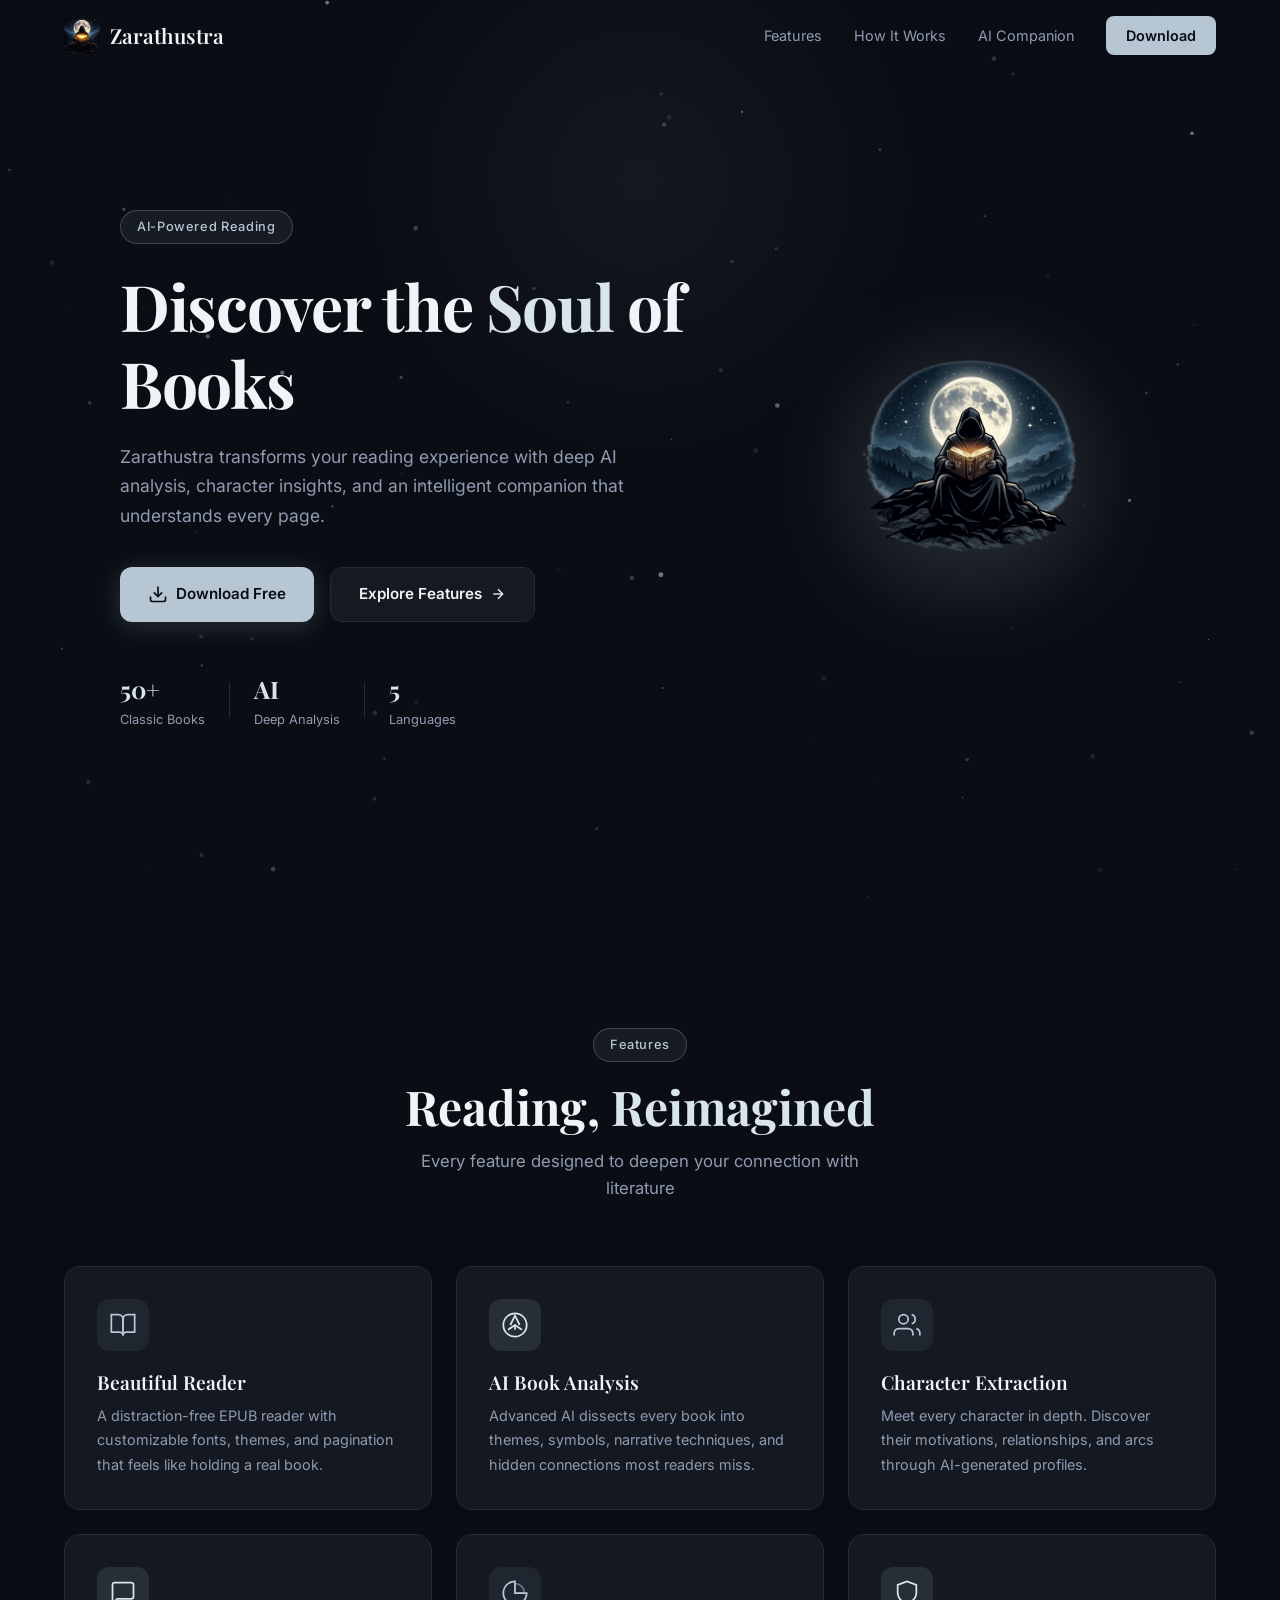
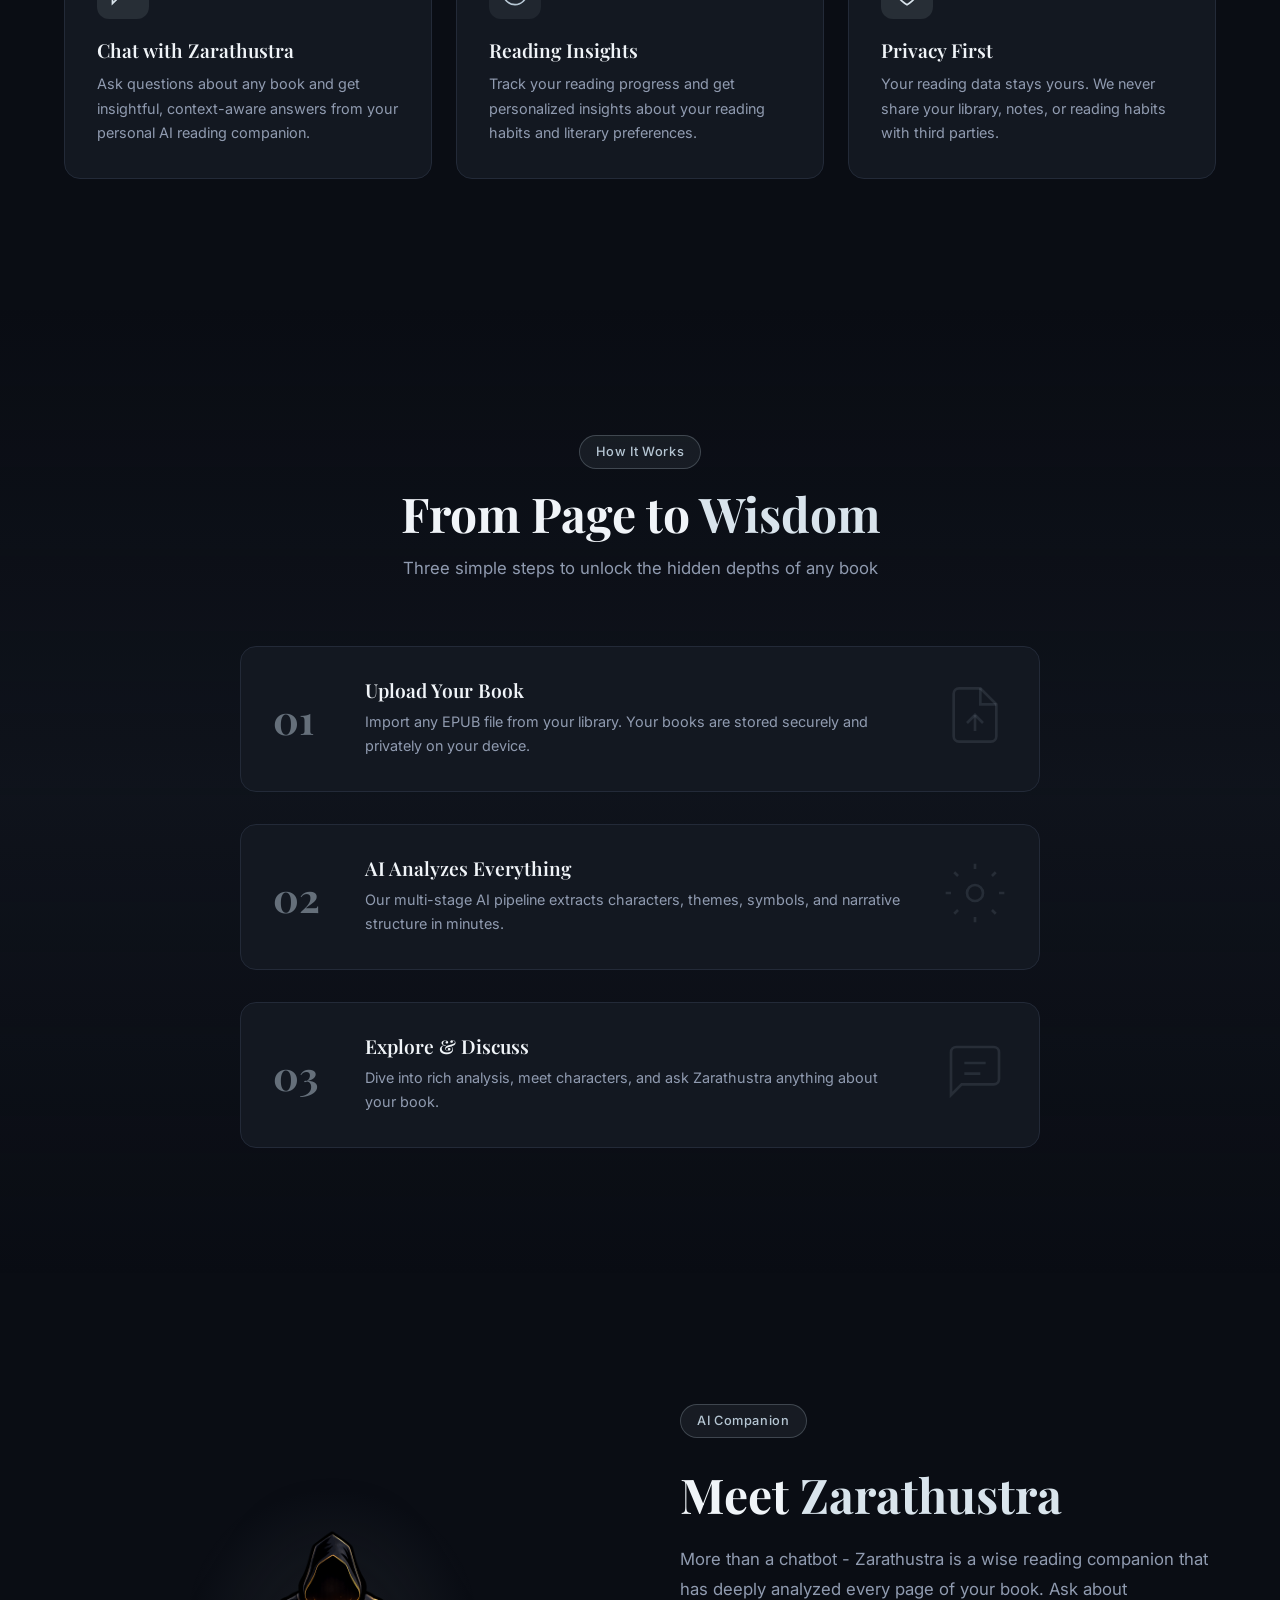
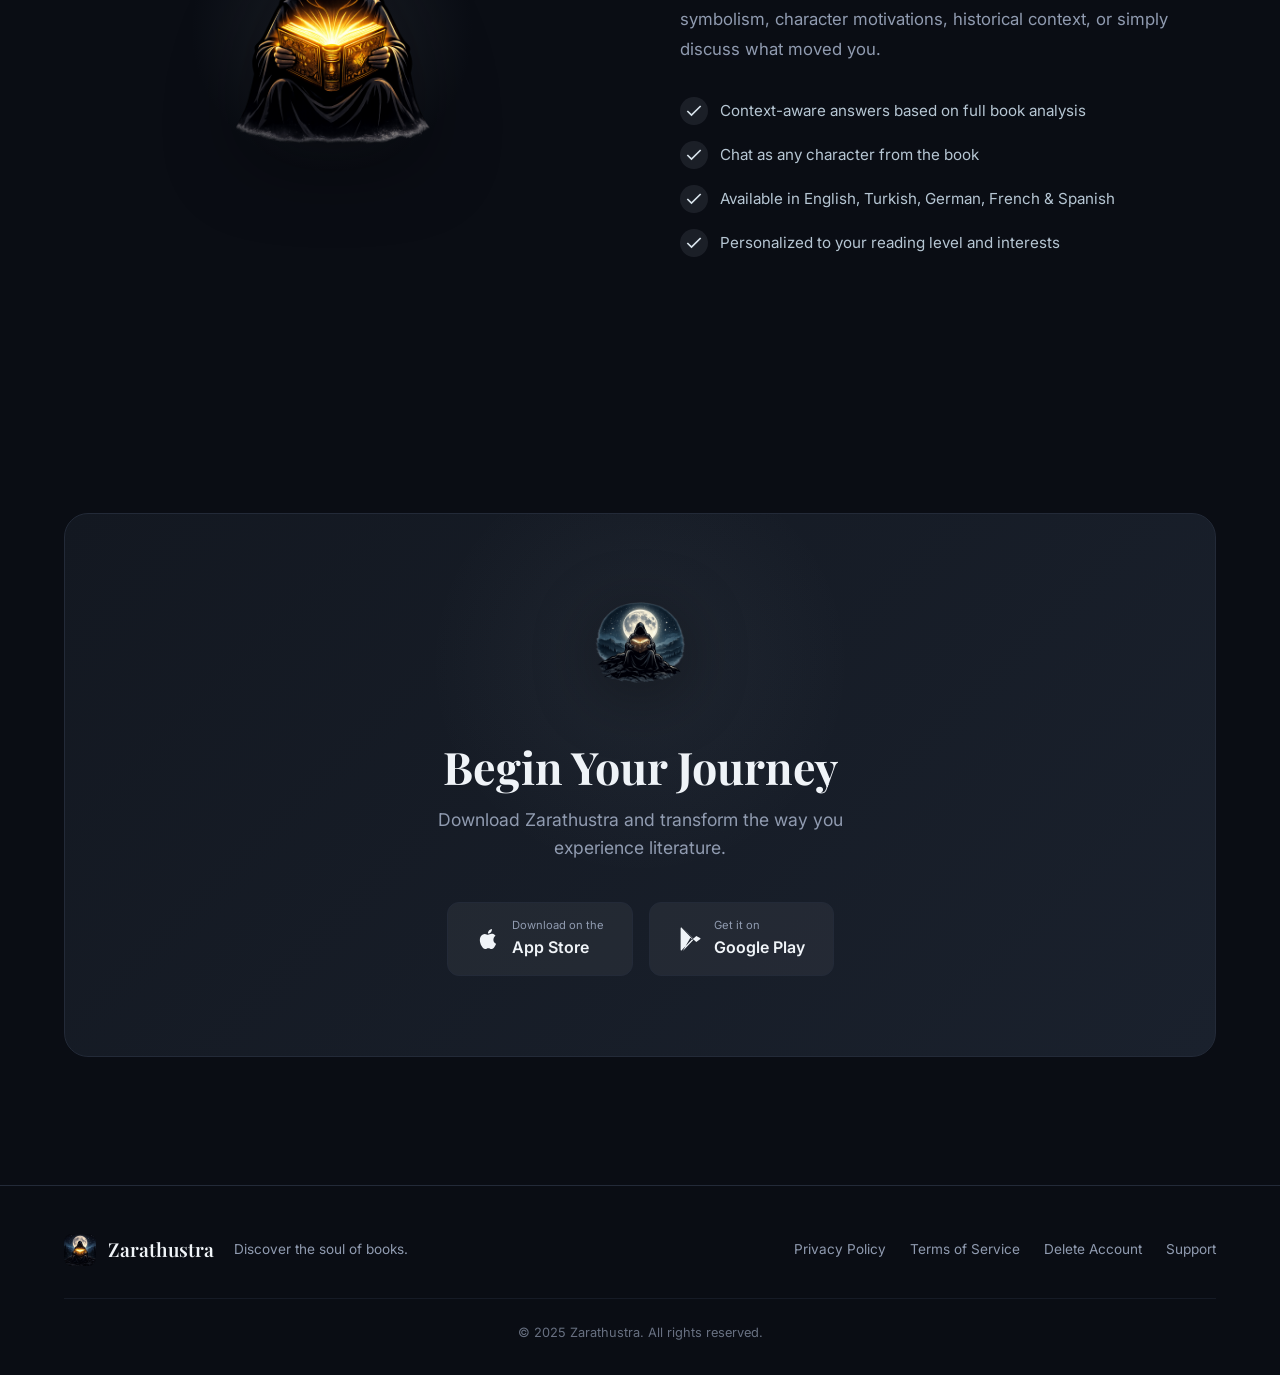
<file: index.html>
<!DOCTYPE html>
<html lang="en">
<head>
  <meta charset="UTF-8" />
  <meta name="viewport" content="width=device-width, initial-scale=1.0" />
  <title>Zarathustra - Discover the Soul of Books</title>
  <meta name="description" content="Zarathustra is an AI-powered e-reader that analyzes books, extracts characters, and lets you chat with an intelligent reading companion." />
  <meta name="theme-color" content="#0A0D14" />
  <link rel="icon" type="image/png" href="assets/app-icon.png" />

  <!-- Google Fonts -->
  <link rel="preconnect" href="https://fonts.googleapis.com" />
  <link rel="preconnect" href="https://fonts.gstatic.com" crossorigin />
  <link href="https://fonts.googleapis.com/css2?family=Playfair+Display:wght@400;600;700&family=Inter:wght@300;400;500;600&display=swap" rel="stylesheet" />

  <link rel="stylesheet" href="styles.css" />
</head>
<body>

  <!-- ═══ Floating Particles Background ═══ -->
  <canvas id="particles"></canvas>

  <!-- ═══ Navigation ═══ -->
  <nav class="navbar" id="navbar">
    <div class="nav-container">
      <a href="#" class="nav-logo">
        <img src="assets/app-icon.png" alt="Zarathustra" class="nav-logo-img" />
        <span>Zarathustra</span>
      </a>
      <div class="nav-links" id="nav-links">
        <a href="#features">Features</a>
        <a href="#how-it-works">How It Works</a>
        <a href="#ai-companion">AI Companion</a>
        <a href="#download" class="nav-cta">Download</a>
      </div>
      <button class="nav-toggle" id="nav-toggle" aria-label="Toggle menu">
        <span></span><span></span><span></span>
      </button>
    </div>
  </nav>

  <!-- ═══ Hero Section ═══ -->
  <section class="hero" id="hero">
    <div class="hero-glow"></div>
    <div class="hero-content">
      <div class="hero-badge fade-in">AI-Powered Reading</div>
      <h1 class="hero-title fade-in">
        Discover the <span class="text-highlight">Soul</span> of Books
      </h1>
      <p class="hero-subtitle fade-in">
        Zarathustra transforms your reading experience with deep AI analysis,
        character insights, and an intelligent companion that understands every page.
      </p>
      <div class="hero-actions fade-in">
        <a href="#download" class="btn btn-primary">
          <svg width="20" height="20" viewBox="0 0 24 24" fill="none" stroke="currentColor" stroke-width="2"><path d="M21 15v4a2 2 0 0 1-2 2H5a2 2 0 0 1-2-2v-4"/><polyline points="7 10 12 15 17 10"/><line x1="12" y1="15" x2="12" y2="3"/></svg>
          Download Free
        </a>
        <a href="#features" class="btn btn-ghost">
          Explore Features
          <svg width="16" height="16" viewBox="0 0 24 24" fill="none" stroke="currentColor" stroke-width="2"><path d="M5 12h14"/><path d="m12 5 7 7-7 7"/></svg>
        </a>
      </div>
      <div class="hero-stats fade-in">
        <div class="stat">
          <span class="stat-number">50+</span>
          <span class="stat-label">Classic Books</span>
        </div>
        <div class="stat-divider"></div>
        <div class="stat">
          <span class="stat-number">AI</span>
          <span class="stat-label">Deep Analysis</span>
        </div>
        <div class="stat-divider"></div>
        <div class="stat">
          <span class="stat-number">5</span>
          <span class="stat-label">Languages</span>
        </div>
      </div>
    </div>
    <div class="hero-image fade-in">
      <div class="hero-image-glow"></div>
      <img src="assets/zarathustra-splash.png" alt="Zarathustra - AI Reading Companion" class="hero-img" />
    </div>
  </section>

  <!-- ═══ Features Section ═══ -->
  <section class="features" id="features">
    <div class="container">
      <div class="section-header fade-in">
        <span class="section-tag">Features</span>
        <h2 class="section-title">Reading, <span class="text-highlight">Reimagined</span></h2>
        <p class="section-subtitle">Every feature designed to deepen your connection with literature</p>
      </div>

      <div class="features-grid">
        <div class="feature-card fade-in">
          <div class="feature-icon">
            <svg width="28" height="28" viewBox="0 0 24 24" fill="none" stroke="currentColor" stroke-width="1.5"><path d="M2 3h6a4 4 0 0 1 4 4v14a3 3 0 0 0-3-3H2z"/><path d="M22 3h-6a4 4 0 0 0-4 4v14a3 3 0 0 1 3-3h7z"/></svg>
          </div>
          <h3>Beautiful Reader</h3>
          <p>A distraction-free EPUB reader with customizable fonts, themes, and pagination that feels like holding a real book.</p>
        </div>

        <div class="feature-card fade-in">
          <div class="feature-icon icon-accent">
            <svg width="28" height="28" viewBox="0 0 24 24" fill="none" stroke="currentColor" stroke-width="1.5"><circle cx="12" cy="12" r="10"/><path d="M12 16v-4"/><path d="M12 8h.01"/><path d="m8 12 4-8 4 8"/><path d="M6 16l6-4 6 4"/></svg>
          </div>
          <h3>AI Book Analysis</h3>
          <p>Advanced AI dissects every book into themes, symbols, narrative techniques, and hidden connections most readers miss.</p>
        </div>

        <div class="feature-card fade-in">
          <div class="feature-icon">
            <svg width="28" height="28" viewBox="0 0 24 24" fill="none" stroke="currentColor" stroke-width="1.5"><path d="M17 21v-2a4 4 0 0 0-4-4H5a4 4 0 0 0-4 4v2"/><circle cx="9" cy="7" r="4"/><path d="M23 21v-2a4 4 0 0 0-3-3.87"/><path d="M16 3.13a4 4 0 0 1 0 7.75"/></svg>
          </div>
          <h3>Character Extraction</h3>
          <p>Meet every character in depth. Discover their motivations, relationships, and arcs through AI-generated profiles.</p>
        </div>

        <div class="feature-card fade-in">
          <div class="feature-icon icon-accent">
            <svg width="28" height="28" viewBox="0 0 24 24" fill="none" stroke="currentColor" stroke-width="1.5"><path d="M21 15a2 2 0 0 1-2 2H7l-4 4V5a2 2 0 0 1 2-2h14a2 2 0 0 1 2 2z"/></svg>
          </div>
          <h3>Chat with Zarathustra</h3>
          <p>Ask questions about any book and get insightful, context-aware answers from your personal AI reading companion.</p>
        </div>

        <div class="feature-card fade-in">
          <div class="feature-icon">
            <svg width="28" height="28" viewBox="0 0 24 24" fill="none" stroke="currentColor" stroke-width="1.5"><path d="M12 2a10 10 0 1 0 10 10H12V2z"/><path d="M20 12a8 8 0 0 0-8-8v8h8z" opacity="0.5"/></svg>
          </div>
          <h3>Reading Insights</h3>
          <p>Track your reading progress and get personalized insights about your reading habits and literary preferences.</p>
        </div>

        <div class="feature-card fade-in">
          <div class="feature-icon icon-accent">
            <svg width="28" height="28" viewBox="0 0 24 24" fill="none" stroke="currentColor" stroke-width="1.5"><path d="M12 22s8-4 8-10V5l-8-3-8 3v7c0 6 8 10 8 10z"/></svg>
          </div>
          <h3>Privacy First</h3>
          <p>Your reading data stays yours. We never share your library, notes, or reading habits with third parties.</p>
        </div>
      </div>
    </div>
  </section>

  <!-- ═══ How It Works ═══ -->
  <section class="how-it-works" id="how-it-works">
    <div class="container">
      <div class="section-header fade-in">
        <span class="section-tag">How It Works</span>
        <h2 class="section-title">From Page to <span class="text-highlight">Wisdom</span></h2>
        <p class="section-subtitle">Three simple steps to unlock the hidden depths of any book</p>
      </div>

      <div class="steps">
        <div class="step fade-in">
          <div class="step-number">01</div>
          <div class="step-content">
            <h3>Upload Your Book</h3>
            <p>Import any EPUB file from your library. Your books are stored securely and privately on your device.</p>
          </div>
          <div class="step-visual">
            <svg width="64" height="64" viewBox="0 0 24 24" fill="none" stroke="currentColor" stroke-width="1"><path d="M14 2H6a2 2 0 0 0-2 2v16a2 2 0 0 0 2 2h12a2 2 0 0 0 2-2V8z"/><polyline points="14 2 14 8 20 8"/><line x1="12" y1="18" x2="12" y2="12"/><polyline points="9 15 12 12 15 15"/></svg>
          </div>
        </div>

        <div class="step fade-in">
          <div class="step-number">02</div>
          <div class="step-content">
            <h3>AI Analyzes Everything</h3>
            <p>Our multi-stage AI pipeline extracts characters, themes, symbols, and narrative structure in minutes.</p>
          </div>
          <div class="step-visual">
            <svg width="64" height="64" viewBox="0 0 24 24" fill="none" stroke="currentColor" stroke-width="1"><circle cx="12" cy="12" r="3"/><path d="M12 1v2M12 21v2M4.22 4.22l1.42 1.42M18.36 18.36l1.42 1.42M1 12h2M21 12h2M4.22 19.78l1.42-1.42M18.36 5.64l1.42-1.42"/></svg>
          </div>
        </div>

        <div class="step fade-in">
          <div class="step-number">03</div>
          <div class="step-content">
            <h3>Explore & Discuss</h3>
            <p>Dive into rich analysis, meet characters, and ask Zarathustra anything about your book.</p>
          </div>
          <div class="step-visual">
            <svg width="64" height="64" viewBox="0 0 24 24" fill="none" stroke="currentColor" stroke-width="1"><path d="M21 15a2 2 0 0 1-2 2H7l-4 4V5a2 2 0 0 1 2-2h14a2 2 0 0 1 2 2z"/><path d="M8 9h8M8 13h6"/></svg>
          </div>
        </div>
      </div>
    </div>
  </section>

  <!-- ═══ AI Companion Section ═══ -->
  <section class="ai-companion" id="ai-companion">
    <div class="container">
      <div class="companion-grid">
        <div class="companion-visual fade-in">
          <div class="companion-glow"></div>
          <img src="assets/zarathustra-ai.png" alt="Zarathustra AI" class="companion-img" />
        </div>
        <div class="companion-content fade-in">
          <span class="section-tag">AI Companion</span>
          <h2 class="section-title">Meet <span class="text-highlight">Zarathustra</span></h2>
          <p class="companion-description">
            More than a chatbot - Zarathustra is a wise reading companion that has deeply
            analyzed every page of your book. Ask about symbolism, character motivations,
            historical context, or simply discuss what moved you.
          </p>
          <div class="companion-features">
            <div class="companion-feature">
              <div class="cf-icon">
                <svg width="20" height="20" viewBox="0 0 24 24" fill="none" stroke="currentColor" stroke-width="2"><polyline points="20 6 9 17 4 12"/></svg>
              </div>
              <span>Context-aware answers based on full book analysis</span>
            </div>
            <div class="companion-feature">
              <div class="cf-icon">
                <svg width="20" height="20" viewBox="0 0 24 24" fill="none" stroke="currentColor" stroke-width="2"><polyline points="20 6 9 17 4 12"/></svg>
              </div>
              <span>Chat as any character from the book</span>
            </div>
            <div class="companion-feature">
              <div class="cf-icon">
                <svg width="20" height="20" viewBox="0 0 24 24" fill="none" stroke="currentColor" stroke-width="2"><polyline points="20 6 9 17 4 12"/></svg>
              </div>
              <span>Available in English, Turkish, German, French & Spanish</span>
            </div>
            <div class="companion-feature">
              <div class="cf-icon">
                <svg width="20" height="20" viewBox="0 0 24 24" fill="none" stroke="currentColor" stroke-width="2"><polyline points="20 6 9 17 4 12"/></svg>
              </div>
              <span>Personalized to your reading level and interests</span>
            </div>
          </div>
        </div>
      </div>
    </div>
  </section>

  <!-- ═══ Download / CTA Section ═══ -->
  <section class="download" id="download">
    <div class="container">
      <div class="download-card fade-in">
        <div class="download-glow"></div>
        <img src="assets/zarathustra-splash.png" alt="Zarathustra" class="download-mascot" />
        <h2>Begin Your Journey</h2>
        <p>Download Zarathustra and transform the way you experience literature.</p>
        <div class="download-buttons">
          <a href="#" class="store-badge" aria-label="Download on the App Store">
            <svg width="24" height="24" viewBox="0 0 24 24" fill="currentColor"><path d="M18.71 19.5c-.83 1.24-1.71 2.45-3.05 2.47-1.34.03-1.77-.79-3.29-.79-1.53 0-2 .77-3.27.82-1.31.05-2.3-1.32-3.14-2.53C4.25 17 2.94 12.45 4.7 9.39c.87-1.52 2.43-2.48 4.12-2.51 1.28-.02 2.5.87 3.29.87.78 0 2.26-1.07 3.8-.91.65.03 2.47.26 3.64 1.98-.09.06-2.17 1.28-2.15 3.81.03 3.02 2.65 4.03 2.68 4.04-.03.07-.42 1.44-1.38 2.83M13 3.5c.73-.83 1.94-1.46 2.94-1.5.13 1.17-.34 2.35-1.04 3.19-.69.85-1.83 1.51-2.95 1.42-.15-1.15.41-2.35 1.05-3.11z"/></svg>
            <div>
              <small>Download on the</small>
              <strong>App Store</strong>
            </div>
          </a>
          <a href="#" class="store-badge" aria-label="Get it on Google Play">
            <svg width="24" height="24" viewBox="0 0 24 24" fill="currentColor"><path d="M3.18 23.67c-.32-.17-.56-.54-.56-1.06V1.39c0-.52.24-.89.56-1.06l11.3 11.67L3.18 23.67zm15.1-8.57l-3.33-3.1 3.33-3.1 3.76 2.16c.63.36.63.95 0 1.31l-3.76 2.73zM4.44.35L15.83 12 4.44 23.65l11.38-11.32L4.44.35zm.42 23.53l10.2-10.55-2.68-2.5L4.86 23.88z"/></svg>
            <div>
              <small>Get it on</small>
              <strong>Google Play</strong>
            </div>
          </a>
        </div>
      </div>
    </div>
  </section>

  <!-- ═══ Footer ═══ -->
  <footer class="footer">
    <div class="container">
      <div class="footer-content">
        <div class="footer-brand">
          <img src="assets/app-icon.png" alt="Zarathustra" class="footer-logo" />
          <span class="footer-name">Zarathustra</span>
          <p class="footer-tagline">Discover the soul of books.</p>
        </div>
        <div class="footer-links">
          <a href="privacy.html">Privacy Policy</a>
          <a href="terms.html">Terms of Service</a>
          <a href="delete-account.html">Delete Account</a>
          <a href="support.html">Support</a>
        </div>
      </div>
      <div class="footer-bottom">
        <p>&copy; 2025 Zarathustra. All rights reserved.</p>
      </div>
    </div>
  </footer>

  <script src="script.js"></script>
</body>
</html>
</file>
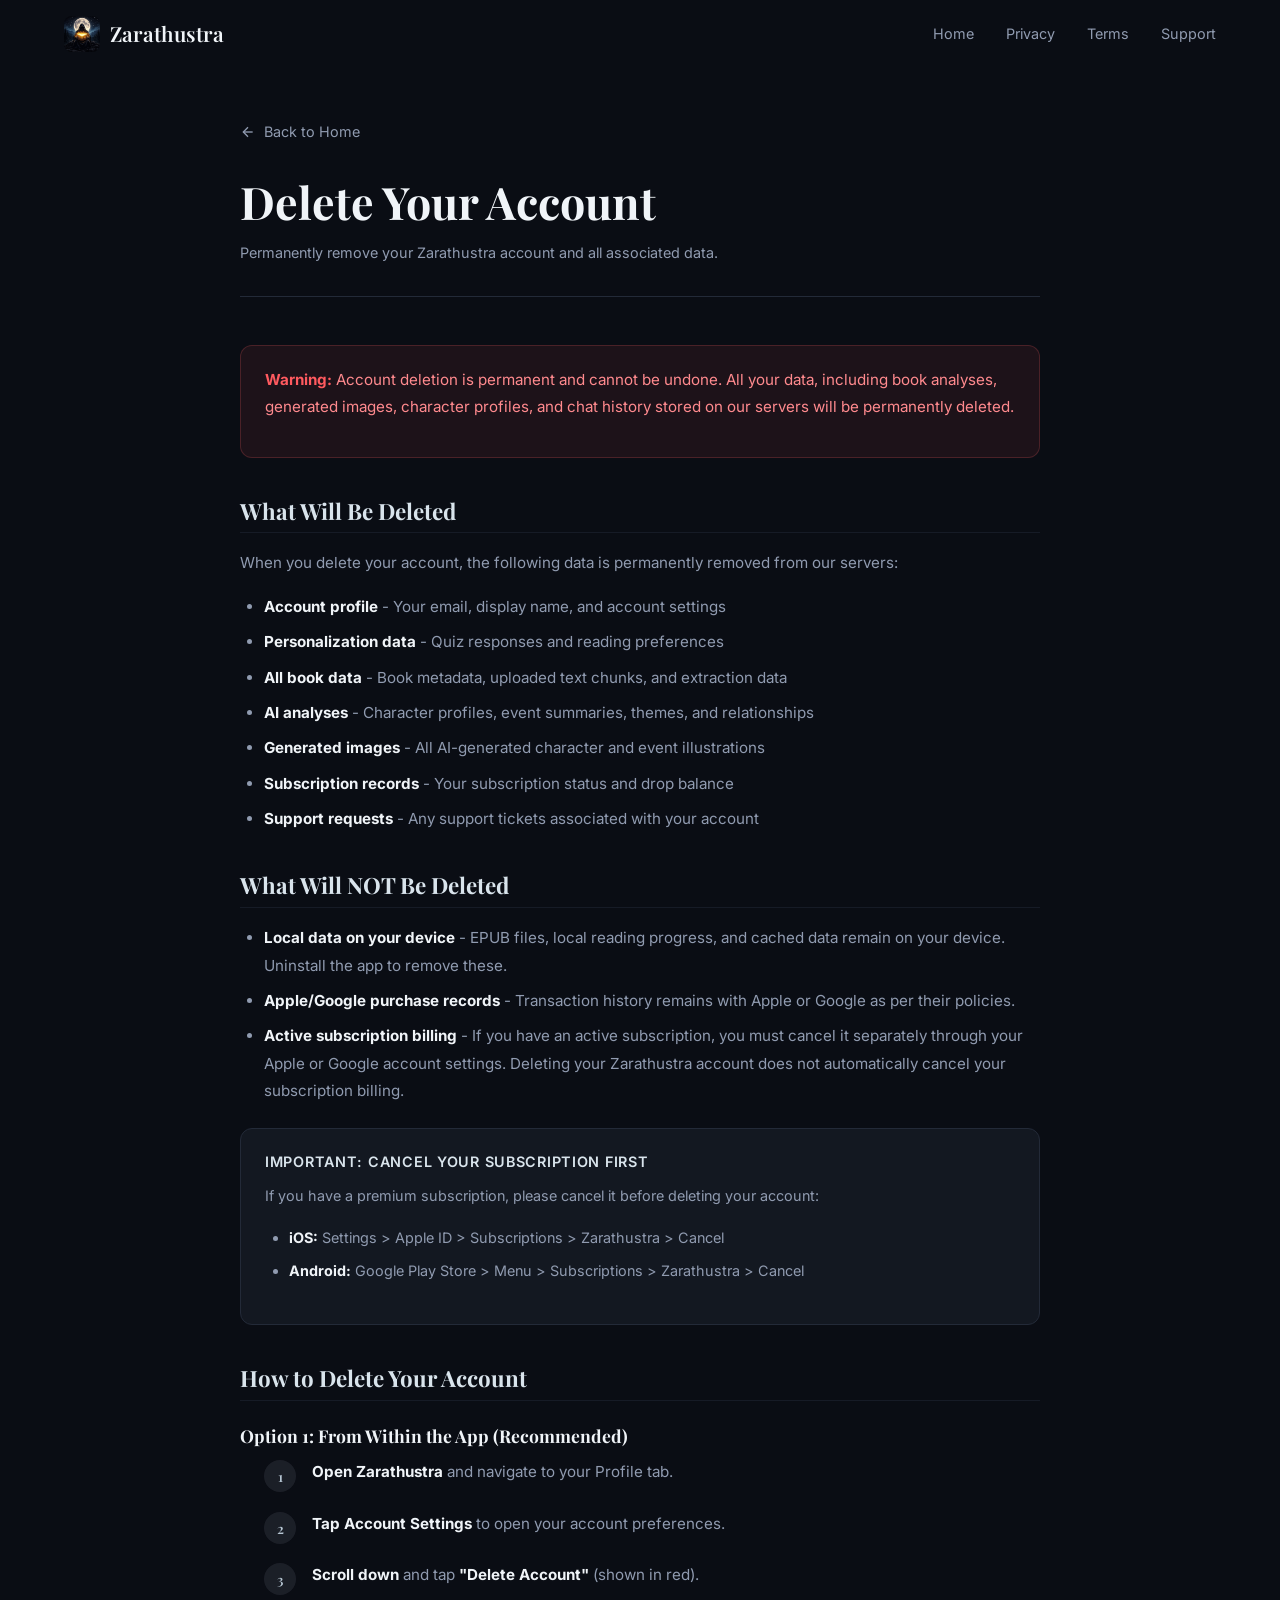
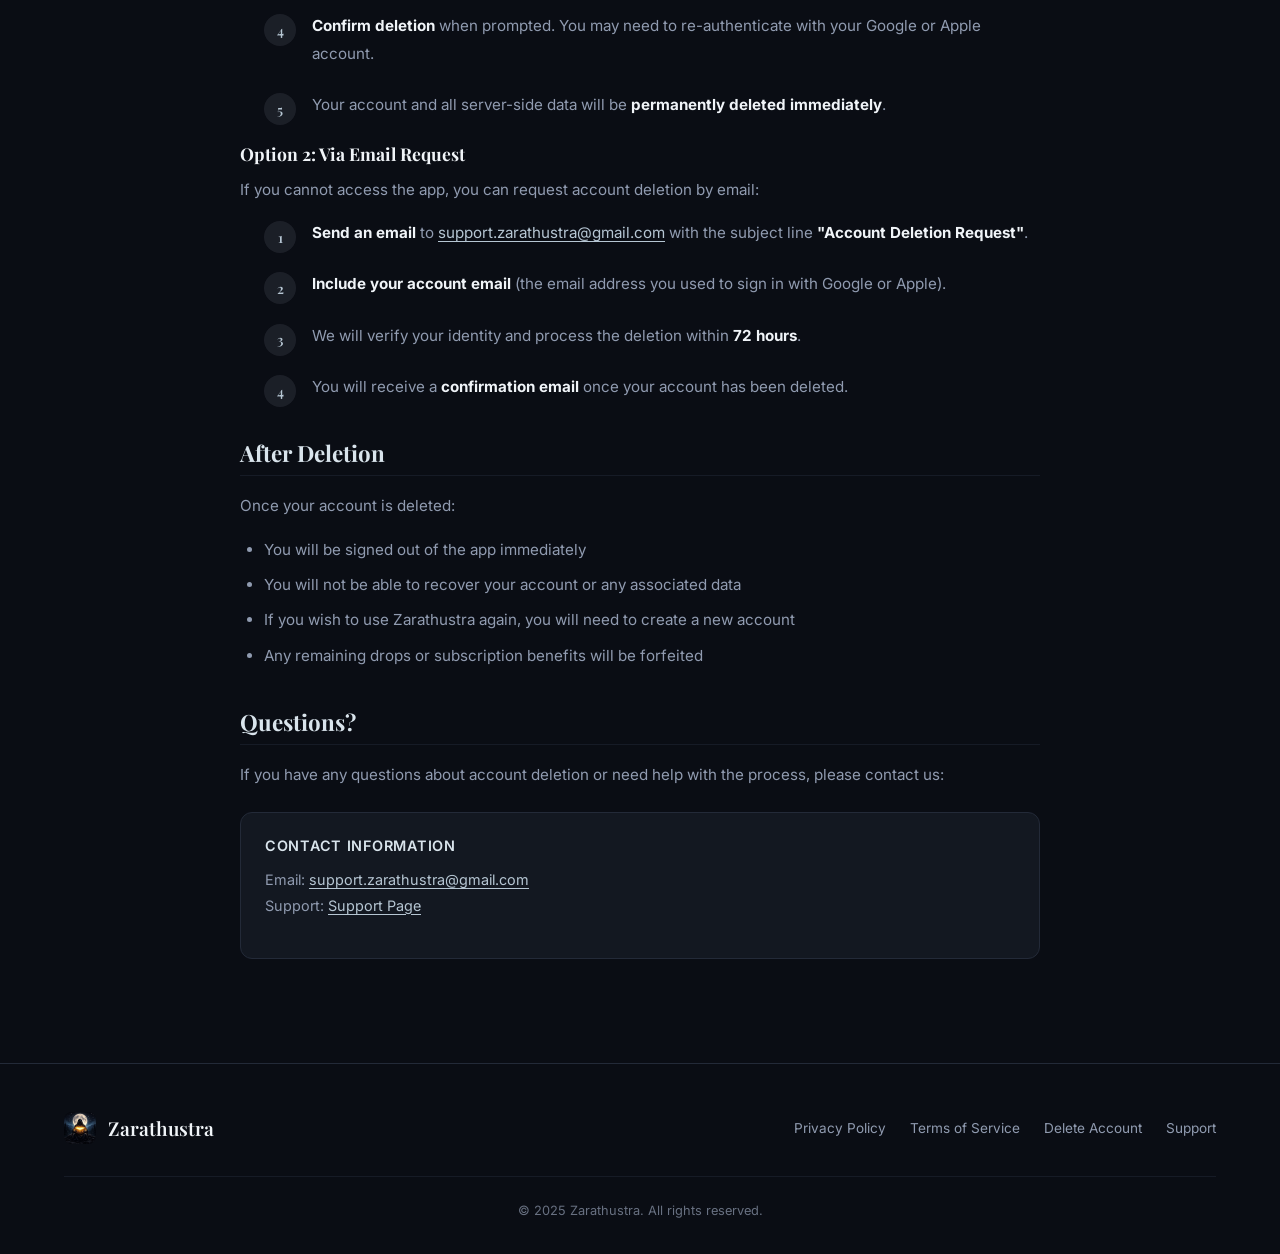
<file: delete-account.html>
<!DOCTYPE html>
<html lang="en">
<head>
  <meta charset="UTF-8" />
  <meta name="viewport" content="width=device-width, initial-scale=1.0" />
  <title>Delete Account - Zarathustra</title>
  <meta name="description" content="Request deletion of your Zarathustra account and all associated data." />
  <meta name="theme-color" content="#0A0D14" />
  <link rel="icon" type="image/png" href="assets/app-icon.png" />
  <link rel="preconnect" href="https://fonts.googleapis.com" />
  <link rel="preconnect" href="https://fonts.gstatic.com" crossorigin />
  <link href="https://fonts.googleapis.com/css2?family=Playfair+Display:wght@400;600;700&family=Inter:wght@300;400;500;600&display=swap" rel="stylesheet" />
  <link rel="stylesheet" href="styles.css" />
  <link rel="stylesheet" href="legal.css" />
</head>
<body>

  <!-- Navigation -->
  <nav class="navbar scrolled" id="navbar">
    <div class="nav-container">
      <a href="index.html" class="nav-logo">
        <img src="assets/app-icon.png" alt="Zarathustra" class="nav-logo-img" />
        <span>Zarathustra</span>
      </a>
      <div class="nav-links" id="nav-links">
        <a href="index.html">Home</a>
        <a href="privacy.html">Privacy</a>
        <a href="terms.html">Terms</a>
        <a href="support.html">Support</a>
      </div>
      <button class="nav-toggle" id="nav-toggle" aria-label="Toggle menu">
        <span></span><span></span><span></span>
      </button>
    </div>
  </nav>

  <main class="legal-page">
    <div class="legal-container">

      <a href="index.html" class="legal-back">
        <svg width="16" height="16" viewBox="0 0 24 24" fill="none" stroke="currentColor" stroke-width="2"><path d="M19 12H5"/><path d="m12 19-7-7 7-7"/></svg>
        Back to Home
      </a>

      <div class="legal-header">
        <h1>Delete Your Account</h1>
        <p class="legal-meta">Permanently remove your Zarathustra account and all associated data.</p>
      </div>

      <div class="legal-content">

        <div class="warning-box">
          <p>
            <strong>Warning:</strong> Account deletion is permanent and cannot be undone.
            All your data, including book analyses, generated images, character profiles,
            and chat history stored on our servers will be permanently deleted.
          </p>
        </div>

        <!-- ── What Gets Deleted ── -->
        <h2>What Will Be Deleted</h2>
        <p>When you delete your account, the following data is permanently removed from our servers:</p>
        <ul>
          <li><strong>Account profile</strong> - Your email, display name, and account settings</li>
          <li><strong>Personalization data</strong> - Quiz responses and reading preferences</li>
          <li><strong>All book data</strong> - Book metadata, uploaded text chunks, and extraction data</li>
          <li><strong>AI analyses</strong> - Character profiles, event summaries, themes, and relationships</li>
          <li><strong>Generated images</strong> - All AI-generated character and event illustrations</li>
          <li><strong>Subscription records</strong> - Your subscription status and drop balance</li>
          <li><strong>Support requests</strong> - Any support tickets associated with your account</li>
        </ul>

        <!-- ── What Is NOT Deleted ── -->
        <h2>What Will NOT Be Deleted</h2>
        <ul>
          <li><strong>Local data on your device</strong> - EPUB files, local reading progress, and cached data remain on your device. Uninstall the app to remove these.</li>
          <li><strong>Apple/Google purchase records</strong> - Transaction history remains with Apple or Google as per their policies.</li>
          <li><strong>Active subscription billing</strong> - If you have an active subscription, you must cancel it separately through your Apple or Google account settings. Deleting your Zarathustra account does not automatically cancel your subscription billing.</li>
        </ul>

        <div class="legal-info-card">
          <h4>Important: Cancel Your Subscription First</h4>
          <p>
            If you have a premium subscription, please cancel it before deleting your account:
          </p>
          <ul>
            <li><strong>iOS:</strong> Settings > Apple ID > Subscriptions > Zarathustra > Cancel</li>
            <li><strong>Android:</strong> Google Play Store > Menu > Subscriptions > Zarathustra > Cancel</li>
          </ul>
        </div>

        <!-- ── How to Delete ── -->
        <h2>How to Delete Your Account</h2>

        <h3>Option 1: From Within the App (Recommended)</h3>
        <ol class="deletion-steps">
          <li>
            <strong>Open Zarathustra</strong> and navigate to your Profile tab.
          </li>
          <li>
            <strong>Tap Account Settings</strong> to open your account preferences.
          </li>
          <li>
            <strong>Scroll down</strong> and tap <strong>"Delete Account"</strong> (shown in red).
          </li>
          <li>
            <strong>Confirm deletion</strong> when prompted. You may need to re-authenticate with your Google or Apple account.
          </li>
          <li>
            Your account and all server-side data will be <strong>permanently deleted immediately</strong>.
          </li>
        </ol>

        <h3>Option 2: Via Email Request</h3>
        <p>
          If you cannot access the app, you can request account deletion by email:
        </p>
        <ol class="deletion-steps">
          <li>
            <strong>Send an email</strong> to
            <a href="mailto:support.zarathustra@gmail.com?subject=Account%20Deletion%20Request">support.zarathustra@gmail.com</a>
            with the subject line <strong>"Account Deletion Request"</strong>.
          </li>
          <li>
            <strong>Include your account email</strong> (the email address you used to sign in with Google or Apple).
          </li>
          <li>
            We will verify your identity and process the deletion within <strong>72 hours</strong>.
          </li>
          <li>
            You will receive a <strong>confirmation email</strong> once your account has been deleted.
          </li>
        </ol>

        <!-- ── After Deletion ── -->
        <h2>After Deletion</h2>
        <p>
          Once your account is deleted:
        </p>
        <ul>
          <li>You will be signed out of the app immediately</li>
          <li>You will not be able to recover your account or any associated data</li>
          <li>If you wish to use Zarathustra again, you will need to create a new account</li>
          <li>Any remaining drops or subscription benefits will be forfeited</li>
        </ul>

        <!-- ── Contact ── -->
        <h2>Questions?</h2>
        <p>
          If you have any questions about account deletion or need help with the process,
          please contact us:
        </p>
        <div class="legal-info-card">
          <h4>Contact Information</h4>
          <p>
            Email: <a href="mailto:support.zarathustra@gmail.com">support.zarathustra@gmail.com</a><br />
            Support: <a href="support.html">Support Page</a>
          </p>
        </div>

      </div>
    </div>
  </main>

  <!-- Footer -->
  <footer class="footer">
    <div class="container">
      <div class="footer-content">
        <div class="footer-brand">
          <img src="assets/app-icon.png" alt="Zarathustra" class="footer-logo" />
          <span class="footer-name">Zarathustra</span>
        </div>
        <div class="footer-links">
          <a href="privacy.html">Privacy Policy</a>
          <a href="terms.html">Terms of Service</a>
          <a href="delete-account.html">Delete Account</a>
          <a href="support.html">Support</a>
        </div>
      </div>
      <div class="footer-bottom">
        <p>&copy; 2025 Zarathustra. All rights reserved.</p>
      </div>
    </div>
  </footer>

  <script src="script.js"></script>
</body>
</html>
</file>
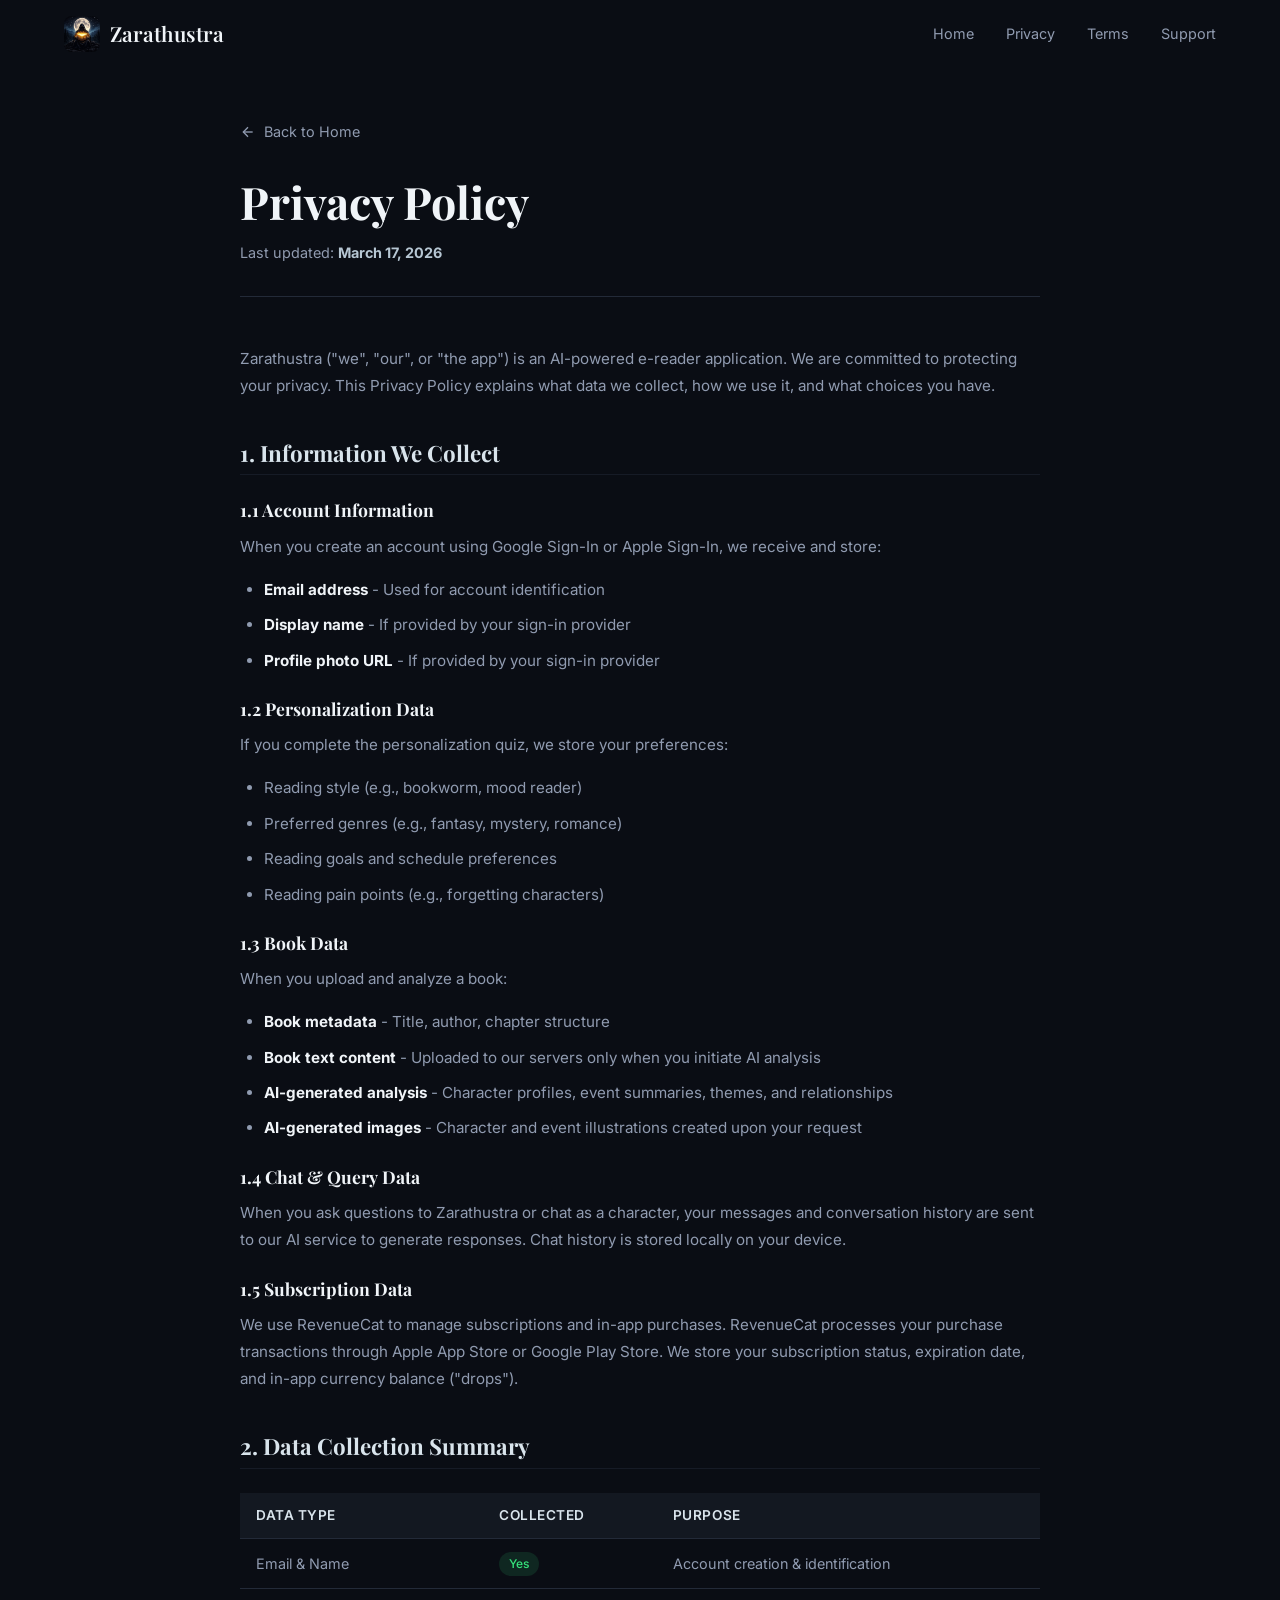
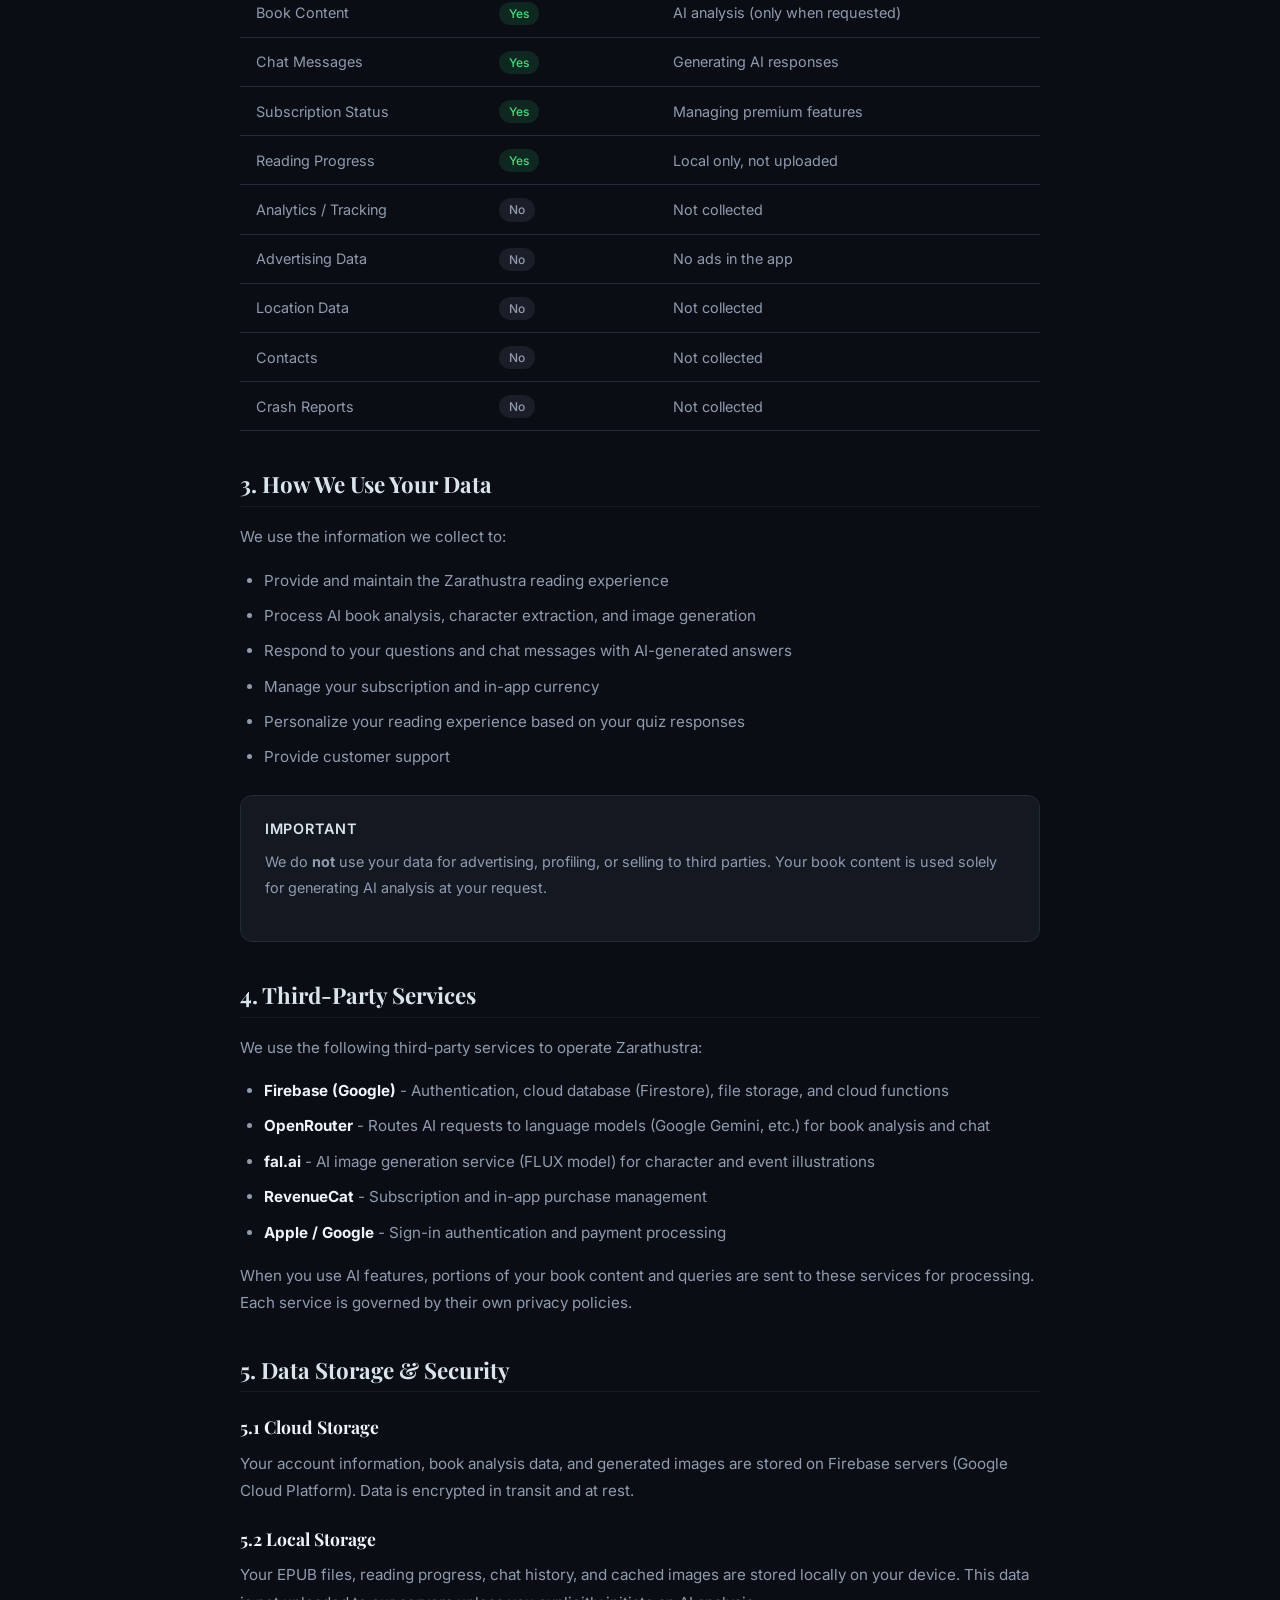
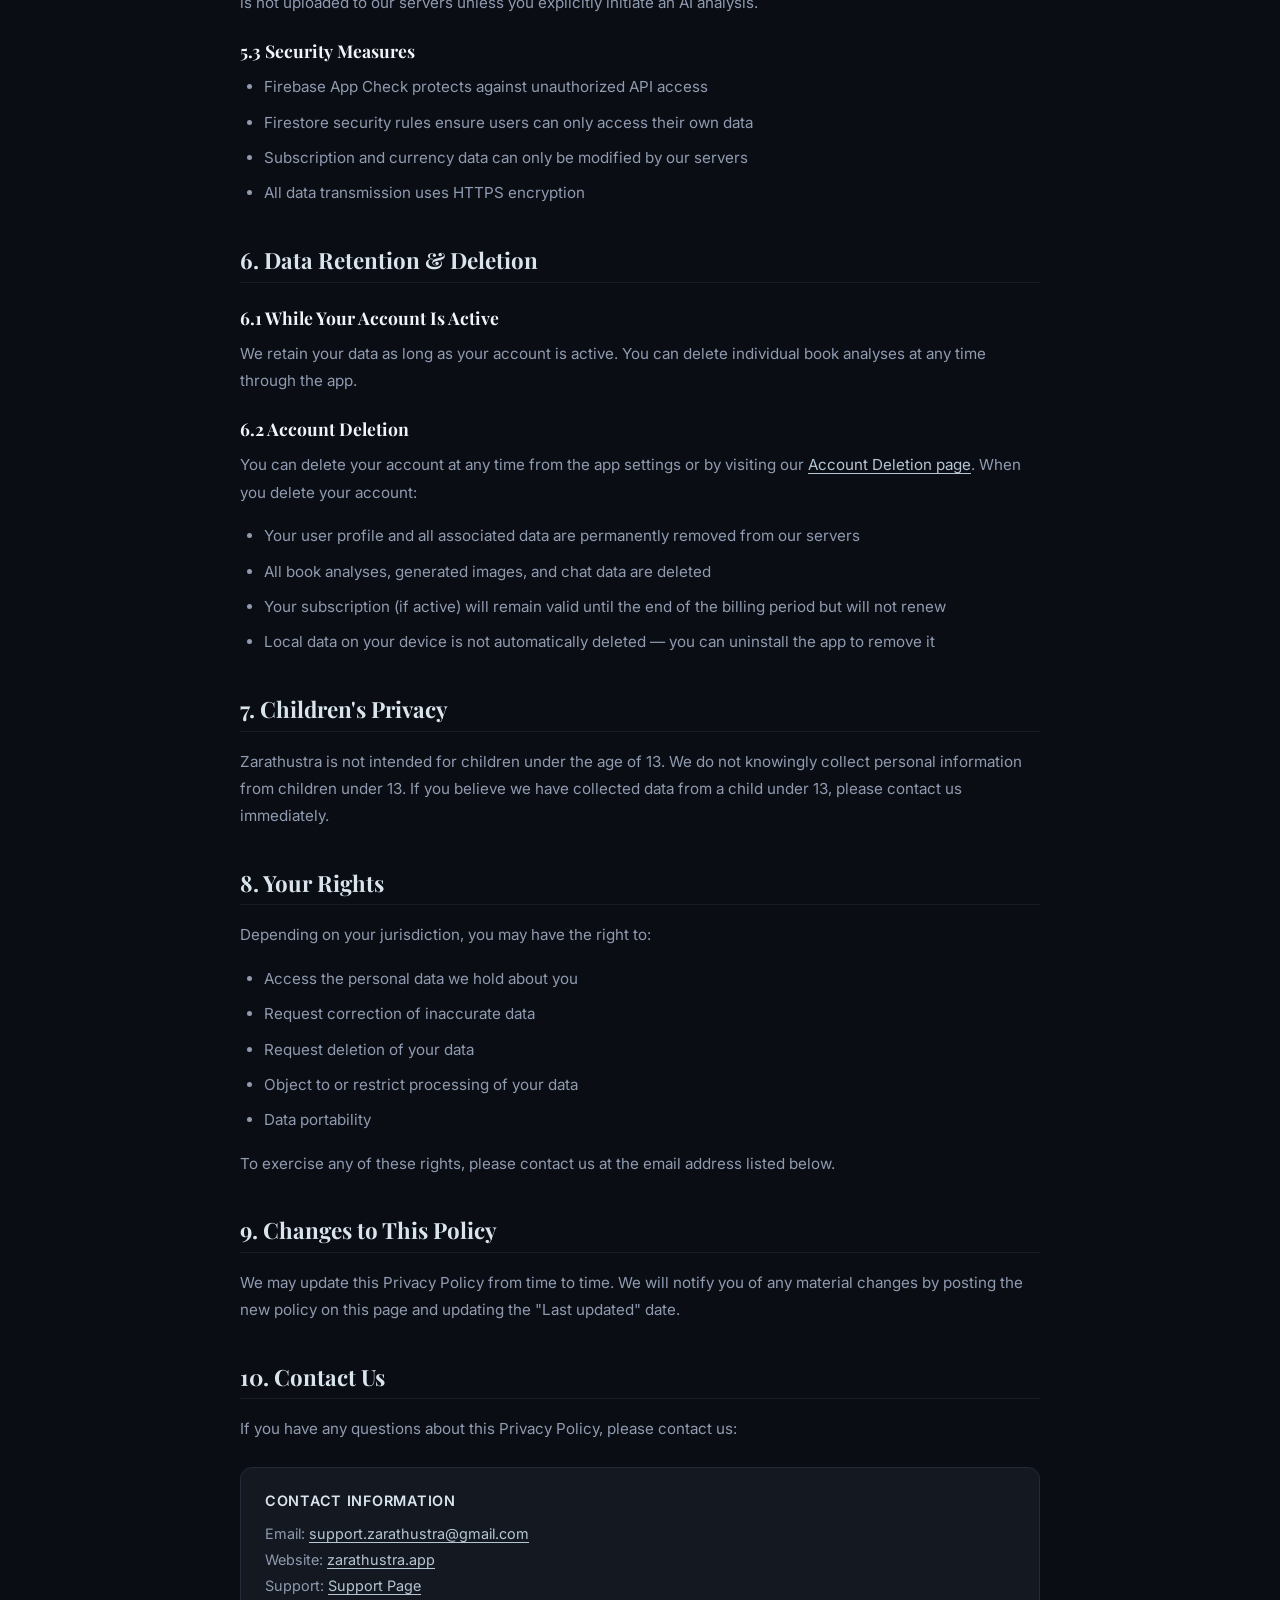
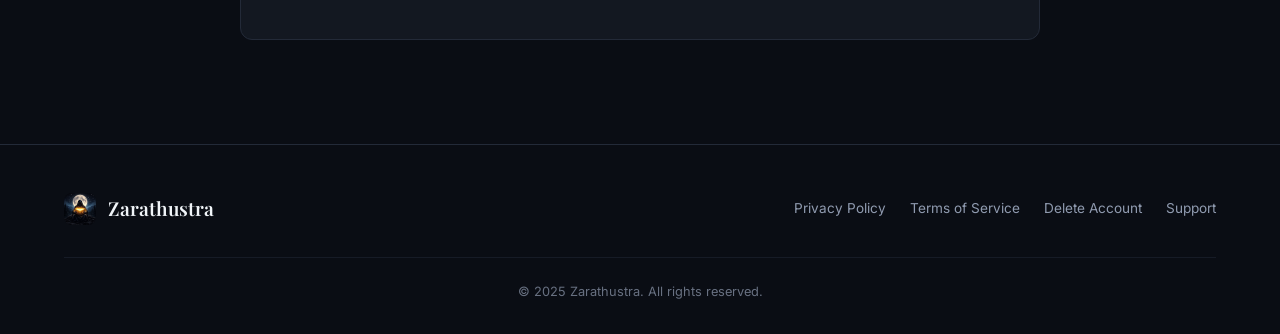
<file: privacy.html>
<!DOCTYPE html>
<html lang="en">
<head>
  <meta charset="UTF-8" />
  <meta name="viewport" content="width=device-width, initial-scale=1.0" />
  <title>Privacy Policy - Zarathustra</title>
  <meta name="description" content="Zarathustra Privacy Policy - Learn how we collect, use, and protect your data." />
  <meta name="theme-color" content="#0A0D14" />
  <link rel="icon" type="image/png" href="assets/app-icon.png" />
  <link rel="preconnect" href="https://fonts.googleapis.com" />
  <link rel="preconnect" href="https://fonts.gstatic.com" crossorigin />
  <link href="https://fonts.googleapis.com/css2?family=Playfair+Display:wght@400;600;700&family=Inter:wght@300;400;500;600&display=swap" rel="stylesheet" />
  <link rel="stylesheet" href="styles.css" />
  <link rel="stylesheet" href="legal.css" />
</head>
<body>

  <!-- Navigation -->
  <nav class="navbar scrolled" id="navbar">
    <div class="nav-container">
      <a href="index.html" class="nav-logo">
        <img src="assets/app-icon.png" alt="Zarathustra" class="nav-logo-img" />
        <span>Zarathustra</span>
      </a>
      <div class="nav-links" id="nav-links">
        <a href="index.html">Home</a>
        <a href="privacy.html">Privacy</a>
        <a href="terms.html">Terms</a>
        <a href="support.html">Support</a>
      </div>
      <button class="nav-toggle" id="nav-toggle" aria-label="Toggle menu">
        <span></span><span></span><span></span>
      </button>
    </div>
  </nav>

  <main class="legal-page">
    <div class="legal-container">

      <a href="index.html" class="legal-back">
        <svg width="16" height="16" viewBox="0 0 24 24" fill="none" stroke="currentColor" stroke-width="2"><path d="M19 12H5"/><path d="m12 19-7-7 7-7"/></svg>
        Back to Home
      </a>

      <div class="legal-header">
        <h1>Privacy Policy</h1>
        <p class="legal-meta">Last updated: <strong>March 17, 2026</strong></p>
      </div>

      <div class="legal-content">

        <p>
          Zarathustra ("we", "our", or "the app") is an AI-powered e-reader application.
          We are committed to protecting your privacy. This Privacy Policy explains what
          data we collect, how we use it, and what choices you have.
        </p>

        <!-- ── 1. Information We Collect ── -->
        <h2>1. Information We Collect</h2>

        <h3>1.1 Account Information</h3>
        <p>When you create an account using Google Sign-In or Apple Sign-In, we receive and store:</p>
        <ul>
          <li><strong>Email address</strong> - Used for account identification</li>
          <li><strong>Display name</strong> - If provided by your sign-in provider</li>
          <li><strong>Profile photo URL</strong> - If provided by your sign-in provider</li>
        </ul>

        <h3>1.2 Personalization Data</h3>
        <p>If you complete the personalization quiz, we store your preferences:</p>
        <ul>
          <li>Reading style (e.g., bookworm, mood reader)</li>
          <li>Preferred genres (e.g., fantasy, mystery, romance)</li>
          <li>Reading goals and schedule preferences</li>
          <li>Reading pain points (e.g., forgetting characters)</li>
        </ul>

        <h3>1.3 Book Data</h3>
        <p>When you upload and analyze a book:</p>
        <ul>
          <li><strong>Book metadata</strong> - Title, author, chapter structure</li>
          <li><strong>Book text content</strong> - Uploaded to our servers only when you initiate AI analysis</li>
          <li><strong>AI-generated analysis</strong> - Character profiles, event summaries, themes, and relationships</li>
          <li><strong>AI-generated images</strong> - Character and event illustrations created upon your request</li>
        </ul>

        <h3>1.4 Chat & Query Data</h3>
        <p>
          When you ask questions to Zarathustra or chat as a character, your messages and
          conversation history are sent to our AI service to generate responses. Chat history
          is stored locally on your device.
        </p>

        <h3>1.5 Subscription Data</h3>
        <p>
          We use RevenueCat to manage subscriptions and in-app purchases. RevenueCat processes
          your purchase transactions through Apple App Store or Google Play Store. We store your
          subscription status, expiration date, and in-app currency balance ("drops").
        </p>

        <!-- ── 2. Data Collection Summary ── -->
        <h2>2. Data Collection Summary</h2>

        <table class="legal-table">
          <thead>
            <tr>
              <th>Data Type</th>
              <th>Collected</th>
              <th>Purpose</th>
            </tr>
          </thead>
          <tbody>
            <tr>
              <td>Email & Name</td>
              <td><span class="badge badge-yes">Yes</span></td>
              <td>Account creation & identification</td>
            </tr>
            <tr>
              <td>Book Content</td>
              <td><span class="badge badge-yes">Yes</span></td>
              <td>AI analysis (only when requested)</td>
            </tr>
            <tr>
              <td>Chat Messages</td>
              <td><span class="badge badge-yes">Yes</span></td>
              <td>Generating AI responses</td>
            </tr>
            <tr>
              <td>Subscription Status</td>
              <td><span class="badge badge-yes">Yes</span></td>
              <td>Managing premium features</td>
            </tr>
            <tr>
              <td>Reading Progress</td>
              <td><span class="badge badge-yes">Yes</span></td>
              <td>Local only, not uploaded</td>
            </tr>
            <tr>
              <td>Analytics / Tracking</td>
              <td><span class="badge badge-no">No</span></td>
              <td>Not collected</td>
            </tr>
            <tr>
              <td>Advertising Data</td>
              <td><span class="badge badge-no">No</span></td>
              <td>No ads in the app</td>
            </tr>
            <tr>
              <td>Location Data</td>
              <td><span class="badge badge-no">No</span></td>
              <td>Not collected</td>
            </tr>
            <tr>
              <td>Contacts</td>
              <td><span class="badge badge-no">No</span></td>
              <td>Not collected</td>
            </tr>
            <tr>
              <td>Crash Reports</td>
              <td><span class="badge badge-no">No</span></td>
              <td>Not collected</td>
            </tr>
          </tbody>
        </table>

        <!-- ── 3. How We Use Your Data ── -->
        <h2>3. How We Use Your Data</h2>
        <p>We use the information we collect to:</p>
        <ul>
          <li>Provide and maintain the Zarathustra reading experience</li>
          <li>Process AI book analysis, character extraction, and image generation</li>
          <li>Respond to your questions and chat messages with AI-generated answers</li>
          <li>Manage your subscription and in-app currency</li>
          <li>Personalize your reading experience based on your quiz responses</li>
          <li>Provide customer support</li>
        </ul>

        <div class="legal-info-card">
          <h4>Important</h4>
          <p>
            We do <strong>not</strong> use your data for advertising, profiling, or selling to third parties.
            Your book content is used solely for generating AI analysis at your request.
          </p>
        </div>

        <!-- ── 4. Third-Party Services ── -->
        <h2>4. Third-Party Services</h2>
        <p>We use the following third-party services to operate Zarathustra:</p>

        <ul>
          <li><strong>Firebase (Google)</strong> - Authentication, cloud database (Firestore), file storage, and cloud functions</li>
          <li><strong>OpenRouter</strong> - Routes AI requests to language models (Google Gemini, etc.) for book analysis and chat</li>
          <li><strong>fal.ai</strong> - AI image generation service (FLUX model) for character and event illustrations</li>
          <li><strong>RevenueCat</strong> - Subscription and in-app purchase management</li>
          <li><strong>Apple / Google</strong> - Sign-in authentication and payment processing</li>
        </ul>

        <p>
          When you use AI features, portions of your book content and queries are sent to these
          services for processing. Each service is governed by their own privacy policies.
        </p>

        <!-- ── 5. Data Storage & Security ── -->
        <h2>5. Data Storage & Security</h2>

        <h3>5.1 Cloud Storage</h3>
        <p>
          Your account information, book analysis data, and generated images are stored on
          Firebase servers (Google Cloud Platform). Data is encrypted in transit and at rest.
        </p>

        <h3>5.2 Local Storage</h3>
        <p>
          Your EPUB files, reading progress, chat history, and cached images are stored
          locally on your device. This data is not uploaded to our servers unless you
          explicitly initiate an AI analysis.
        </p>

        <h3>5.3 Security Measures</h3>
        <ul>
          <li>Firebase App Check protects against unauthorized API access</li>
          <li>Firestore security rules ensure users can only access their own data</li>
          <li>Subscription and currency data can only be modified by our servers</li>
          <li>All data transmission uses HTTPS encryption</li>
        </ul>

        <!-- ── 6. Data Retention & Deletion ── -->
        <h2>6. Data Retention & Deletion</h2>

        <h3>6.1 While Your Account Is Active</h3>
        <p>
          We retain your data as long as your account is active. You can delete individual
          book analyses at any time through the app.
        </p>

        <h3>6.2 Account Deletion</h3>
        <p>
          You can delete your account at any time from the app settings or by visiting our
          <a href="delete-account.html">Account Deletion page</a>. When you delete your account:
        </p>
        <ul>
          <li>Your user profile and all associated data are permanently removed from our servers</li>
          <li>All book analyses, generated images, and chat data are deleted</li>
          <li>Your subscription (if active) will remain valid until the end of the billing period but will not renew</li>
          <li>Local data on your device is not automatically deleted — you can uninstall the app to remove it</li>
        </ul>

        <!-- ── 7. Children's Privacy ── -->
        <h2>7. Children's Privacy</h2>
        <p>
          Zarathustra is not intended for children under the age of 13. We do not knowingly
          collect personal information from children under 13. If you believe we have
          collected data from a child under 13, please contact us immediately.
        </p>

        <!-- ── 8. Your Rights ── -->
        <h2>8. Your Rights</h2>
        <p>Depending on your jurisdiction, you may have the right to:</p>
        <ul>
          <li>Access the personal data we hold about you</li>
          <li>Request correction of inaccurate data</li>
          <li>Request deletion of your data</li>
          <li>Object to or restrict processing of your data</li>
          <li>Data portability</li>
        </ul>
        <p>
          To exercise any of these rights, please contact us at the email address listed below.
        </p>

        <!-- ── 9. Changes to This Policy ── -->
        <h2>9. Changes to This Policy</h2>
        <p>
          We may update this Privacy Policy from time to time. We will notify you of any
          material changes by posting the new policy on this page and updating the
          "Last updated" date.
        </p>

        <!-- ── 10. Contact Us ── -->
        <h2>10. Contact Us</h2>
        <p>If you have any questions about this Privacy Policy, please contact us:</p>
        <div class="legal-info-card">
          <h4>Contact Information</h4>
          <p>
            Email: <a href="mailto:support.zarathustra@gmail.com">support.zarathustra@gmail.com</a><br />
            Website: <a href="index.html">zarathustra.app</a><br />
            Support: <a href="support.html">Support Page</a>
          </p>
        </div>

      </div>
    </div>
  </main>

  <!-- Footer -->
  <footer class="footer">
    <div class="container">
      <div class="footer-content">
        <div class="footer-brand">
          <img src="assets/app-icon.png" alt="Zarathustra" class="footer-logo" />
          <span class="footer-name">Zarathustra</span>
        </div>
        <div class="footer-links">
          <a href="privacy.html">Privacy Policy</a>
          <a href="terms.html">Terms of Service</a>
          <a href="delete-account.html">Delete Account</a>
          <a href="support.html">Support</a>
        </div>
      </div>
      <div class="footer-bottom">
        <p>&copy; 2025 Zarathustra. All rights reserved.</p>
      </div>
    </div>
  </footer>

  <script src="script.js"></script>
</body>
</html>
</file>
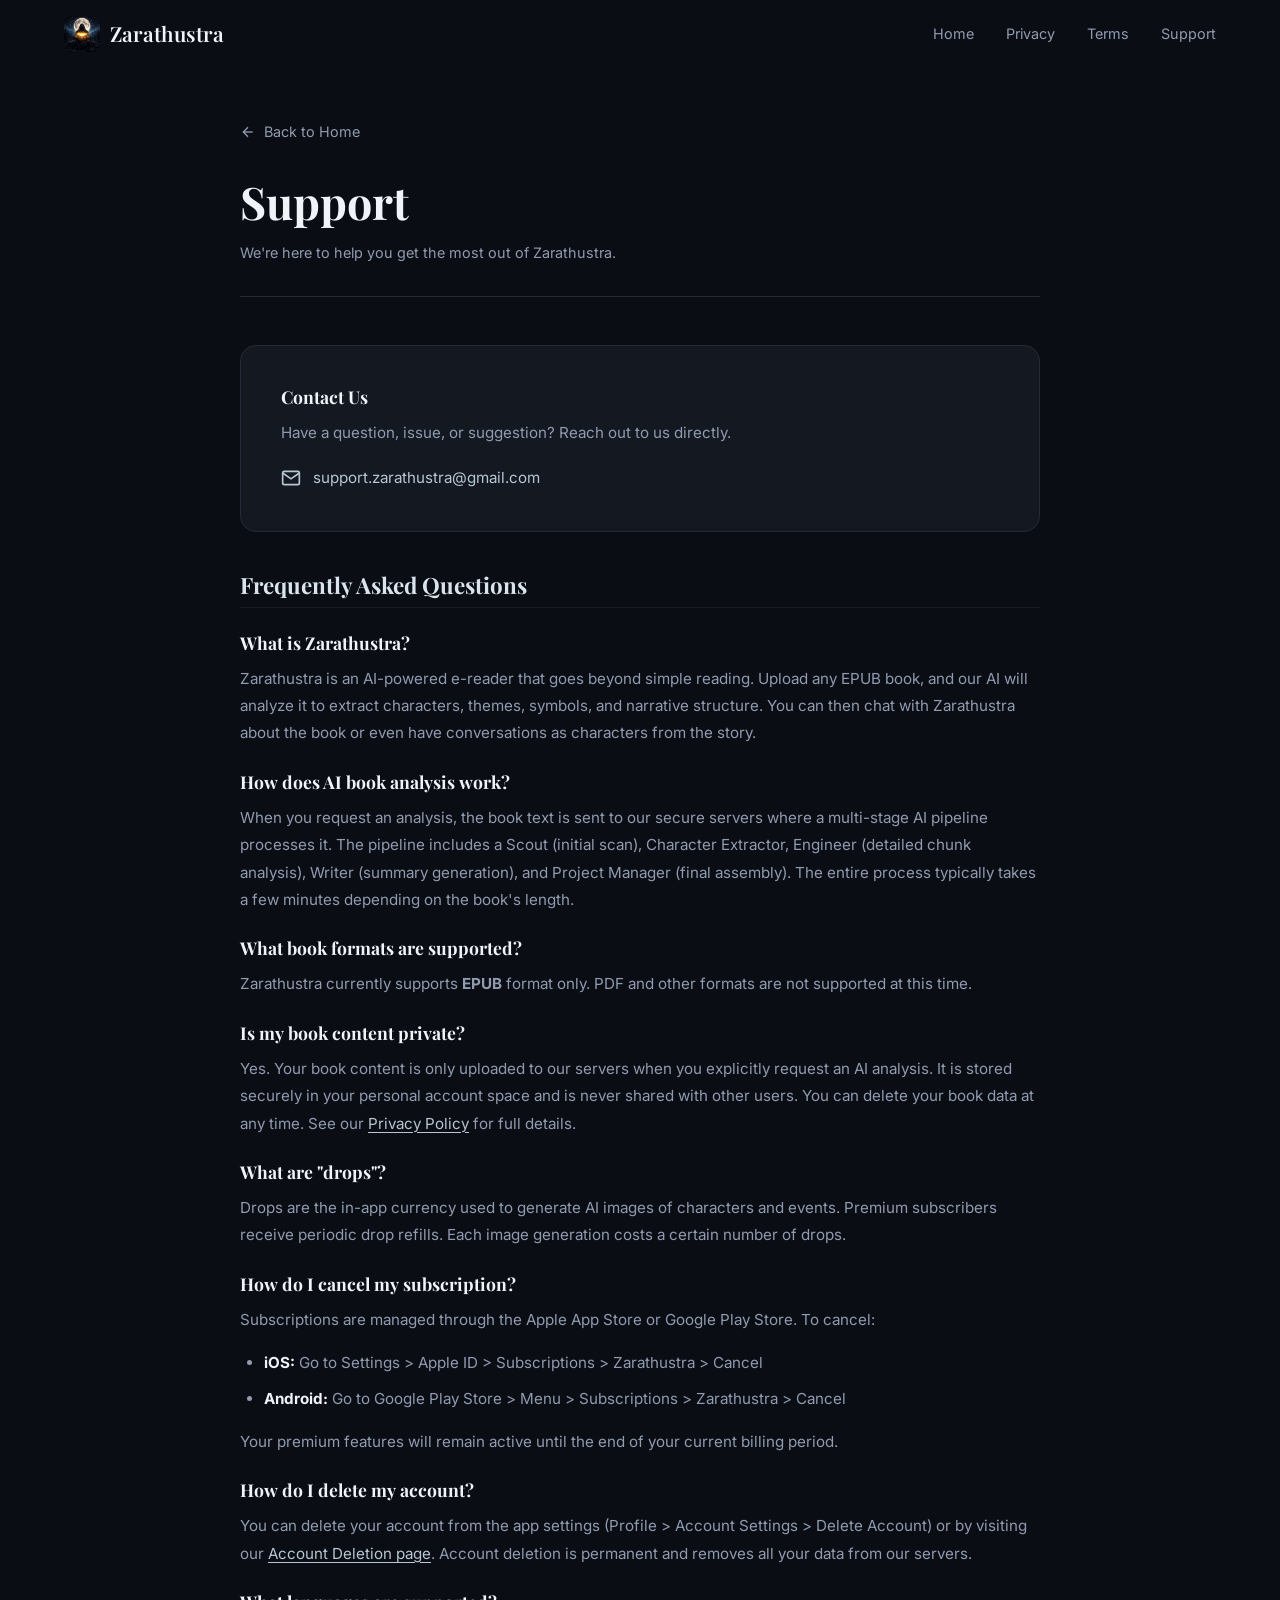
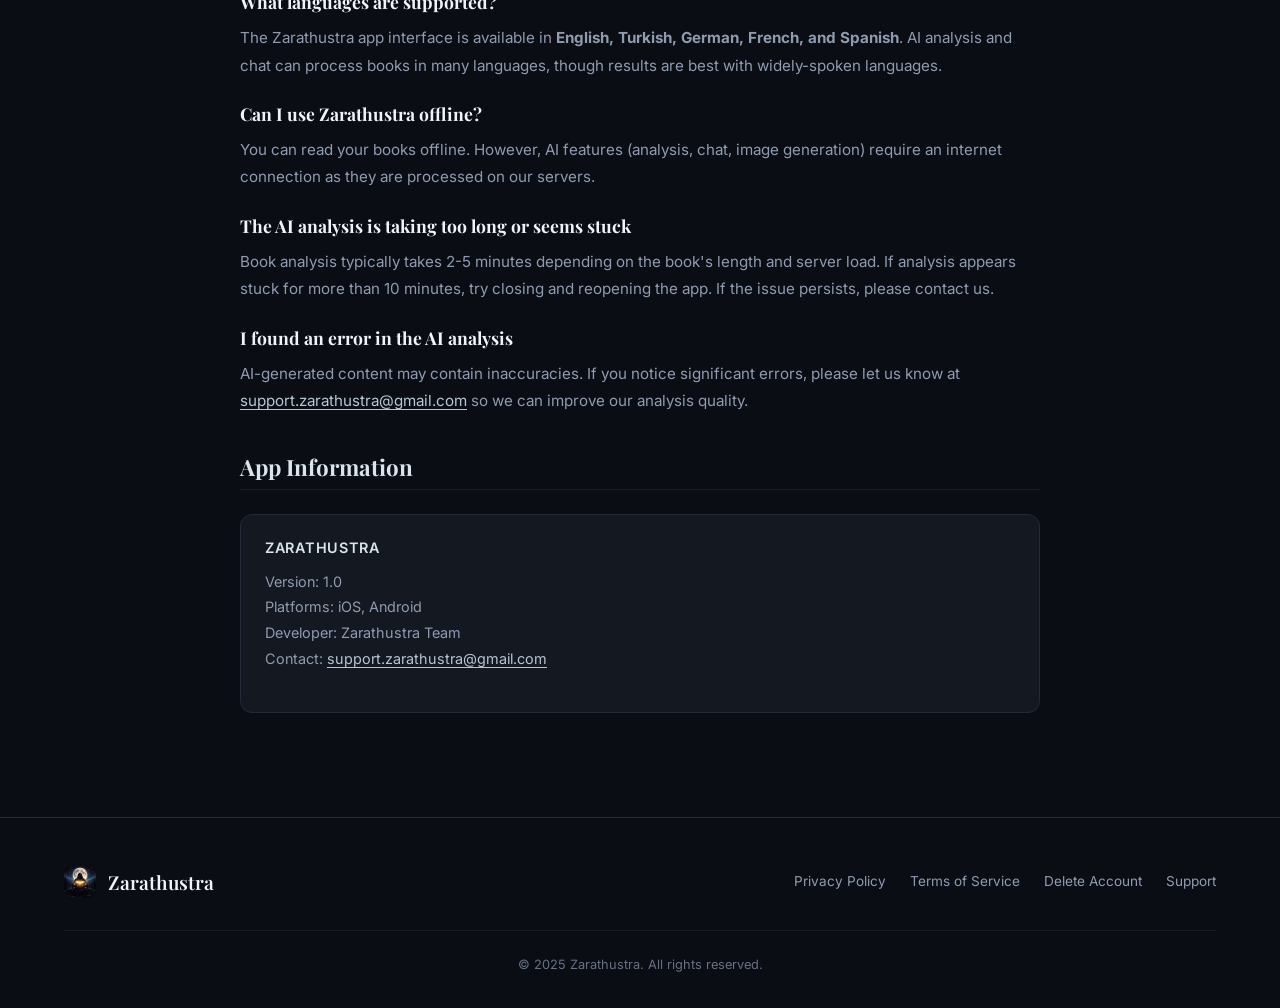
<file: support.html>
<!DOCTYPE html>
<html lang="en">
<head>
  <meta charset="UTF-8" />
  <meta name="viewport" content="width=device-width, initial-scale=1.0" />
  <title>Support - Zarathustra</title>
  <meta name="description" content="Get help with Zarathustra - FAQ, contact information, and support resources." />
  <meta name="theme-color" content="#0A0D14" />
  <link rel="icon" type="image/png" href="assets/app-icon.png" />
  <link rel="preconnect" href="https://fonts.googleapis.com" />
  <link rel="preconnect" href="https://fonts.gstatic.com" crossorigin />
  <link href="https://fonts.googleapis.com/css2?family=Playfair+Display:wght@400;600;700&family=Inter:wght@300;400;500;600&display=swap" rel="stylesheet" />
  <link rel="stylesheet" href="styles.css" />
  <link rel="stylesheet" href="legal.css" />
</head>
<body>

  <!-- Navigation -->
  <nav class="navbar scrolled" id="navbar">
    <div class="nav-container">
      <a href="index.html" class="nav-logo">
        <img src="assets/app-icon.png" alt="Zarathustra" class="nav-logo-img" />
        <span>Zarathustra</span>
      </a>
      <div class="nav-links" id="nav-links">
        <a href="index.html">Home</a>
        <a href="privacy.html">Privacy</a>
        <a href="terms.html">Terms</a>
        <a href="support.html">Support</a>
      </div>
      <button class="nav-toggle" id="nav-toggle" aria-label="Toggle menu">
        <span></span><span></span><span></span>
      </button>
    </div>
  </nav>

  <main class="legal-page">
    <div class="legal-container">

      <a href="index.html" class="legal-back">
        <svg width="16" height="16" viewBox="0 0 24 24" fill="none" stroke="currentColor" stroke-width="2"><path d="M19 12H5"/><path d="m12 19-7-7 7-7"/></svg>
        Back to Home
      </a>

      <div class="legal-header">
        <h1>Support</h1>
        <p class="legal-meta">We're here to help you get the most out of Zarathustra.</p>
      </div>

      <div class="legal-content">

        <!-- ── Contact ── -->
        <div class="contact-card">
          <h3>Contact Us</h3>
          <p>Have a question, issue, or suggestion? Reach out to us directly.</p>
          <div class="contact-info">
            <div class="contact-item">
              <svg width="20" height="20" viewBox="0 0 24 24" fill="none" stroke="currentColor" stroke-width="2"><path d="M4 4h16c1.1 0 2 .9 2 2v12c0 1.1-.9 2-2 2H4c-1.1 0-2-.9-2-2V6c0-1.1.9-2 2-2z"/><polyline points="22,6 12,13 2,6"/></svg>
              <a href="mailto:support.zarathustra@gmail.com">support.zarathustra@gmail.com</a>
            </div>
          </div>
        </div>

        <!-- ── FAQ ── -->
        <h2>Frequently Asked Questions</h2>

        <h3>What is Zarathustra?</h3>
        <p>
          Zarathustra is an AI-powered e-reader that goes beyond simple reading. Upload any
          EPUB book, and our AI will analyze it to extract characters, themes, symbols, and
          narrative structure. You can then chat with Zarathustra about the book or even
          have conversations as characters from the story.
        </p>

        <h3>How does AI book analysis work?</h3>
        <p>
          When you request an analysis, the book text is sent to our secure servers where
          a multi-stage AI pipeline processes it. The pipeline includes a Scout (initial scan),
          Character Extractor, Engineer (detailed chunk analysis), Writer (summary generation),
          and Project Manager (final assembly). The entire process typically takes a few minutes
          depending on the book's length.
        </p>

        <h3>What book formats are supported?</h3>
        <p>
          Zarathustra currently supports <strong>EPUB</strong> format only. PDF and other
          formats are not supported at this time.
        </p>

        <h3>Is my book content private?</h3>
        <p>
          Yes. Your book content is only uploaded to our servers when you explicitly request
          an AI analysis. It is stored securely in your personal account space and is never
          shared with other users. You can delete your book data at any time. See our
          <a href="privacy.html">Privacy Policy</a> for full details.
        </p>

        <h3>What are "drops"?</h3>
        <p>
          Drops are the in-app currency used to generate AI images of characters and events.
          Premium subscribers receive periodic drop refills. Each image generation costs a
          certain number of drops.
        </p>

        <h3>How do I cancel my subscription?</h3>
        <p>
          Subscriptions are managed through the Apple App Store or Google Play Store.
          To cancel:
        </p>
        <ul>
          <li><strong>iOS:</strong> Go to Settings > Apple ID > Subscriptions > Zarathustra > Cancel</li>
          <li><strong>Android:</strong> Go to Google Play Store > Menu > Subscriptions > Zarathustra > Cancel</li>
        </ul>
        <p>
          Your premium features will remain active until the end of your current billing period.
        </p>

        <h3>How do I delete my account?</h3>
        <p>
          You can delete your account from the app settings (Profile > Account Settings > Delete Account)
          or by visiting our <a href="delete-account.html">Account Deletion page</a>. Account
          deletion is permanent and removes all your data from our servers.
        </p>

        <h3>What languages are supported?</h3>
        <p>
          The Zarathustra app interface is available in <strong>English, Turkish, German,
          French, and Spanish</strong>. AI analysis and chat can process books in many
          languages, though results are best with widely-spoken languages.
        </p>

        <h3>Can I use Zarathustra offline?</h3>
        <p>
          You can read your books offline. However, AI features (analysis, chat, image
          generation) require an internet connection as they are processed on our servers.
        </p>

        <h3>The AI analysis is taking too long or seems stuck</h3>
        <p>
          Book analysis typically takes 2-5 minutes depending on the book's length and
          server load. If analysis appears stuck for more than 10 minutes, try closing
          and reopening the app. If the issue persists, please contact us.
        </p>

        <h3>I found an error in the AI analysis</h3>
        <p>
          AI-generated content may contain inaccuracies. If you notice significant errors,
          please let us know at
          <a href="mailto:support.zarathustra@gmail.com">support.zarathustra@gmail.com</a> so we
          can improve our analysis quality.
        </p>

        <!-- ── App Info ── -->
        <h2>App Information</h2>
        <div class="legal-info-card">
          <h4>Zarathustra</h4>
          <p>
            Version: 1.0<br />
            Platforms: iOS, Android<br />
            Developer: Zarathustra Team<br />
            Contact: <a href="mailto:support.zarathustra@gmail.com">support.zarathustra@gmail.com</a>
          </p>
        </div>

      </div>
    </div>
  </main>

  <!-- Footer -->
  <footer class="footer">
    <div class="container">
      <div class="footer-content">
        <div class="footer-brand">
          <img src="assets/app-icon.png" alt="Zarathustra" class="footer-logo" />
          <span class="footer-name">Zarathustra</span>
        </div>
        <div class="footer-links">
          <a href="privacy.html">Privacy Policy</a>
          <a href="terms.html">Terms of Service</a>
          <a href="delete-account.html">Delete Account</a>
          <a href="support.html">Support</a>
        </div>
      </div>
      <div class="footer-bottom">
        <p>&copy; 2025 Zarathustra. All rights reserved.</p>
      </div>
    </div>
  </footer>

  <script src="script.js"></script>
</body>
</html>
</file>
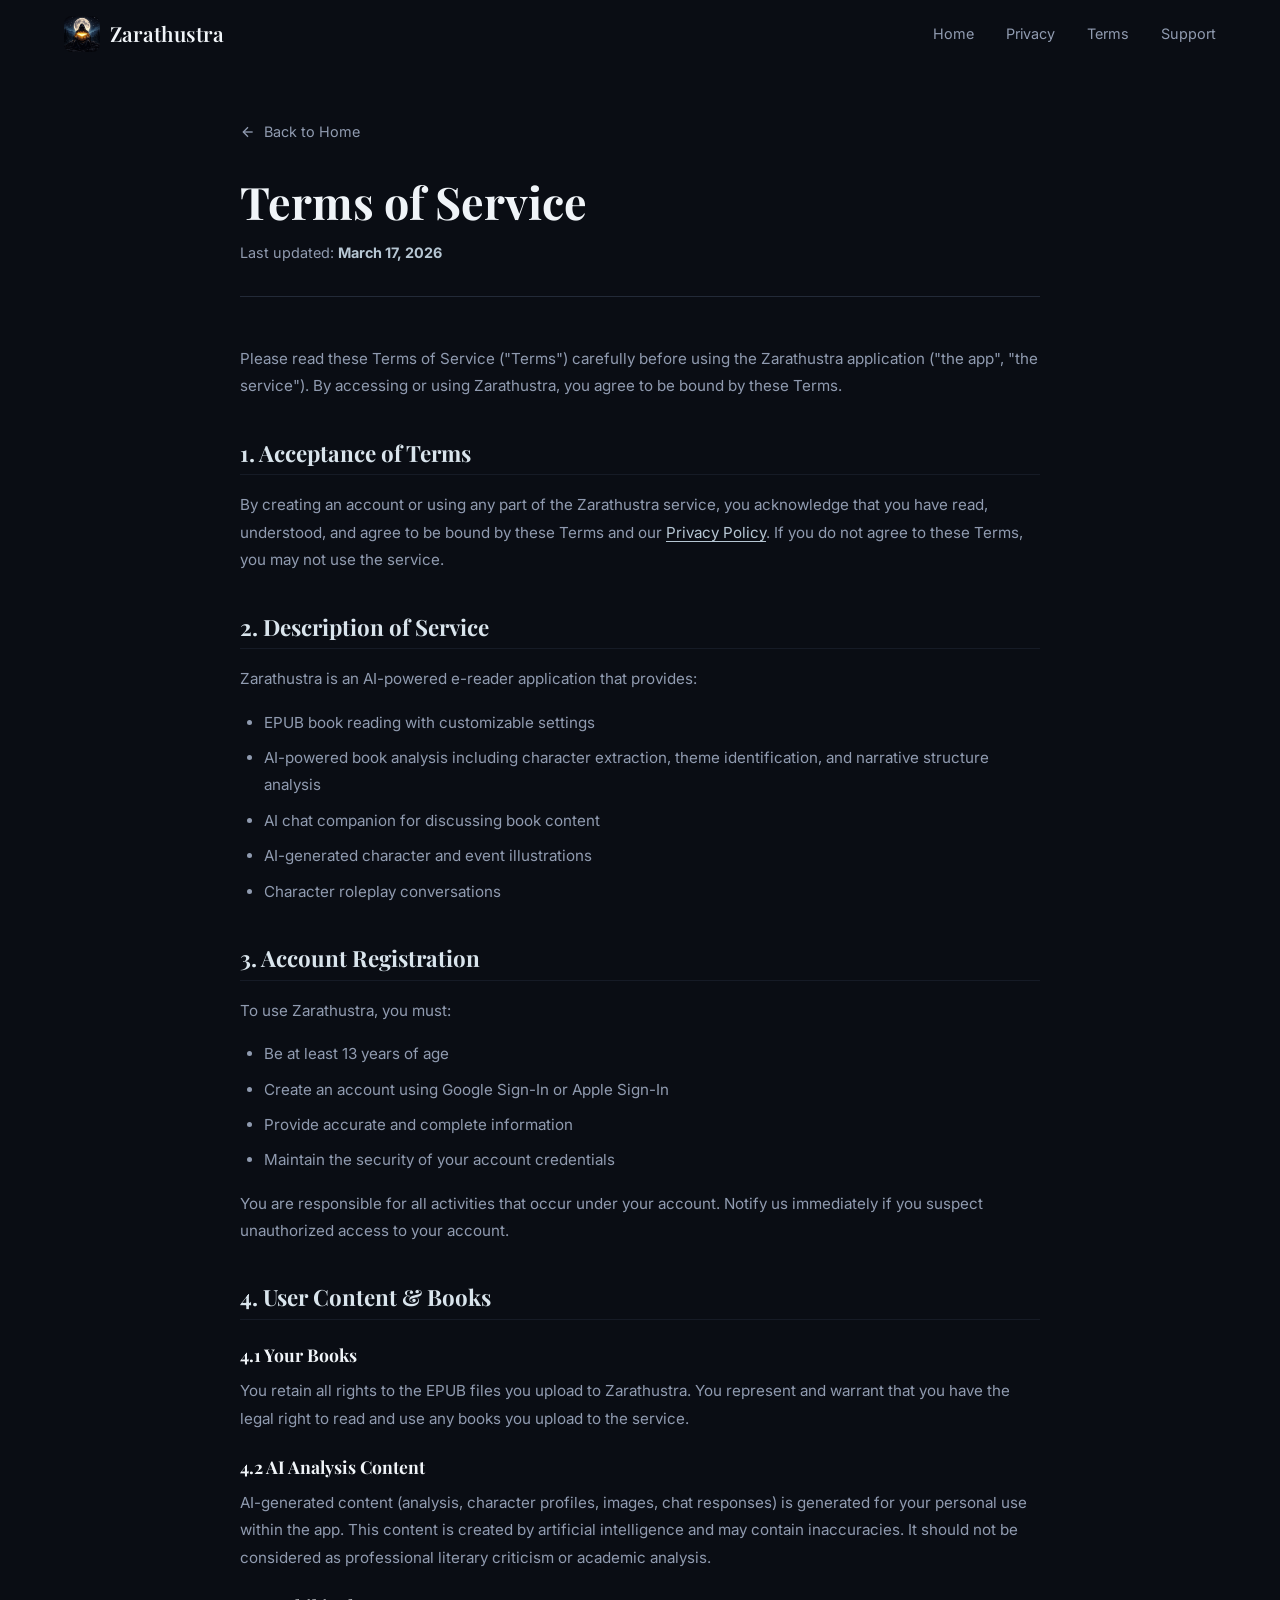
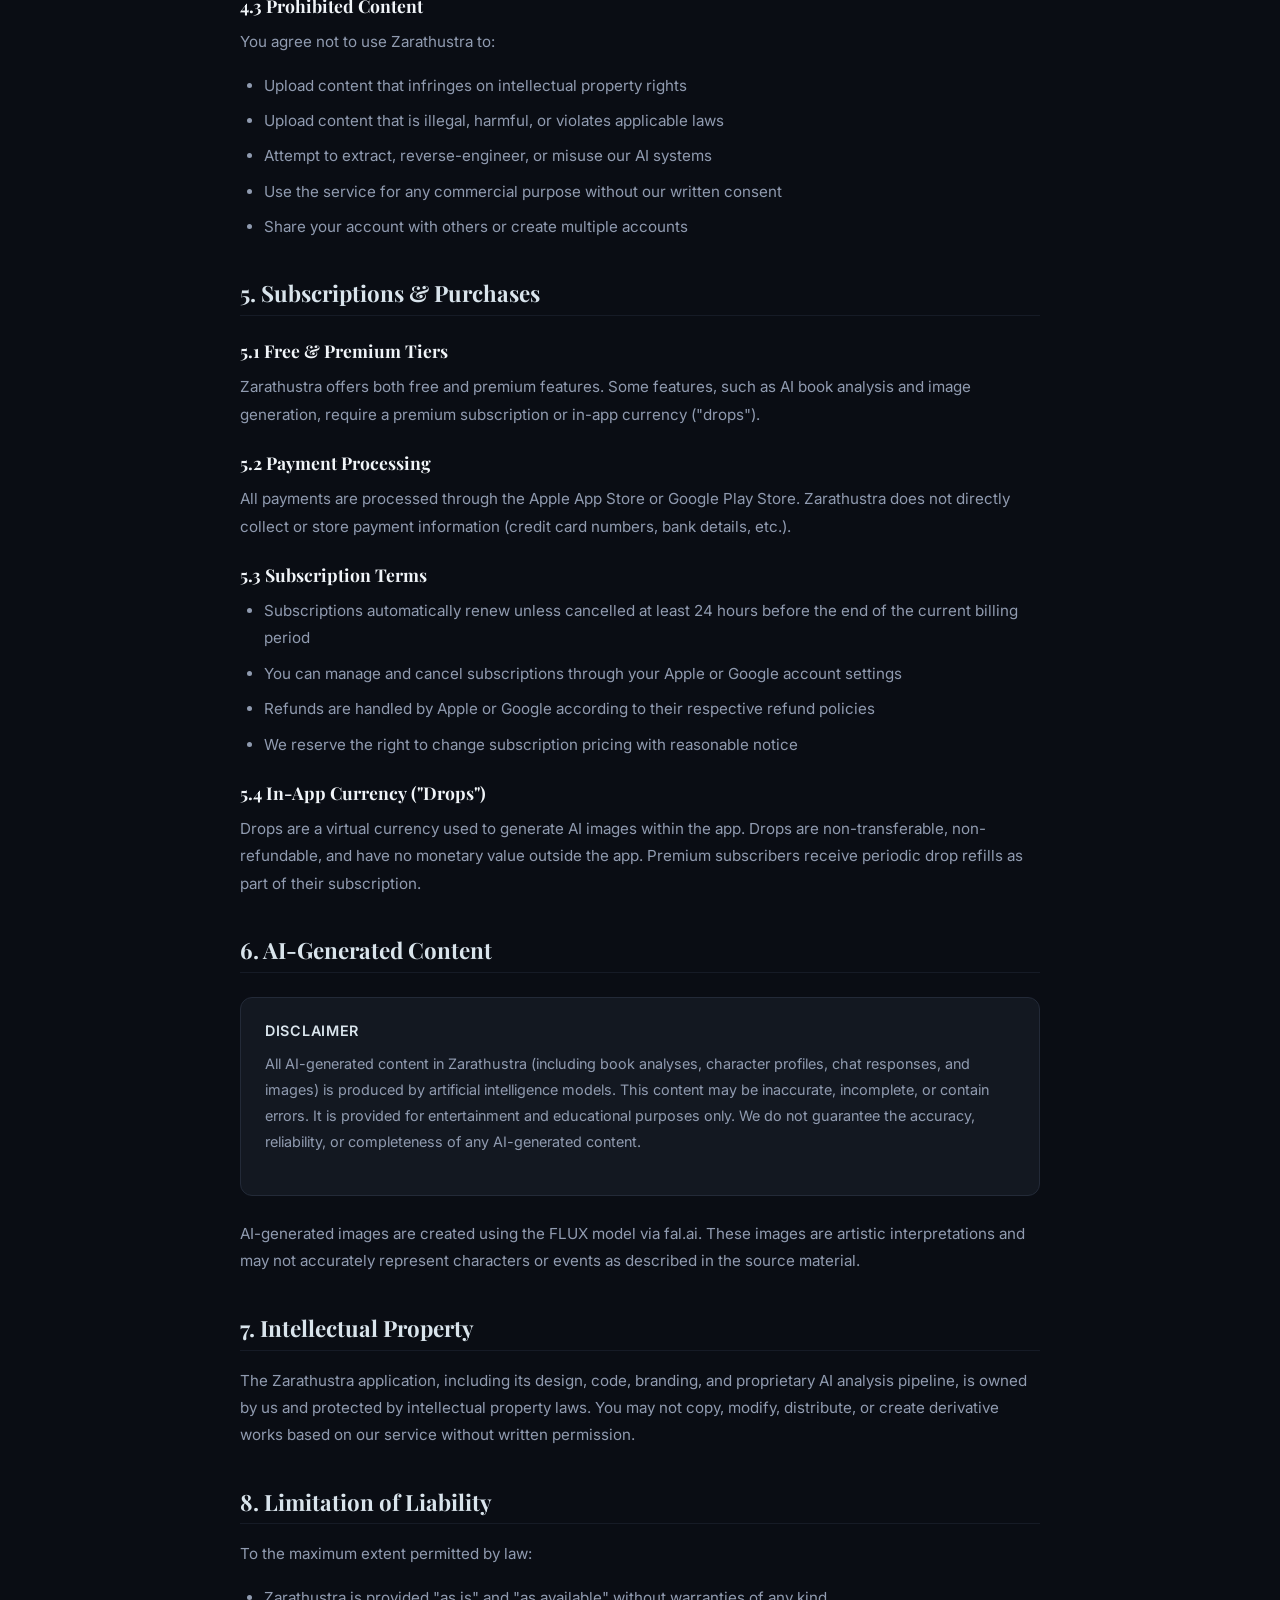
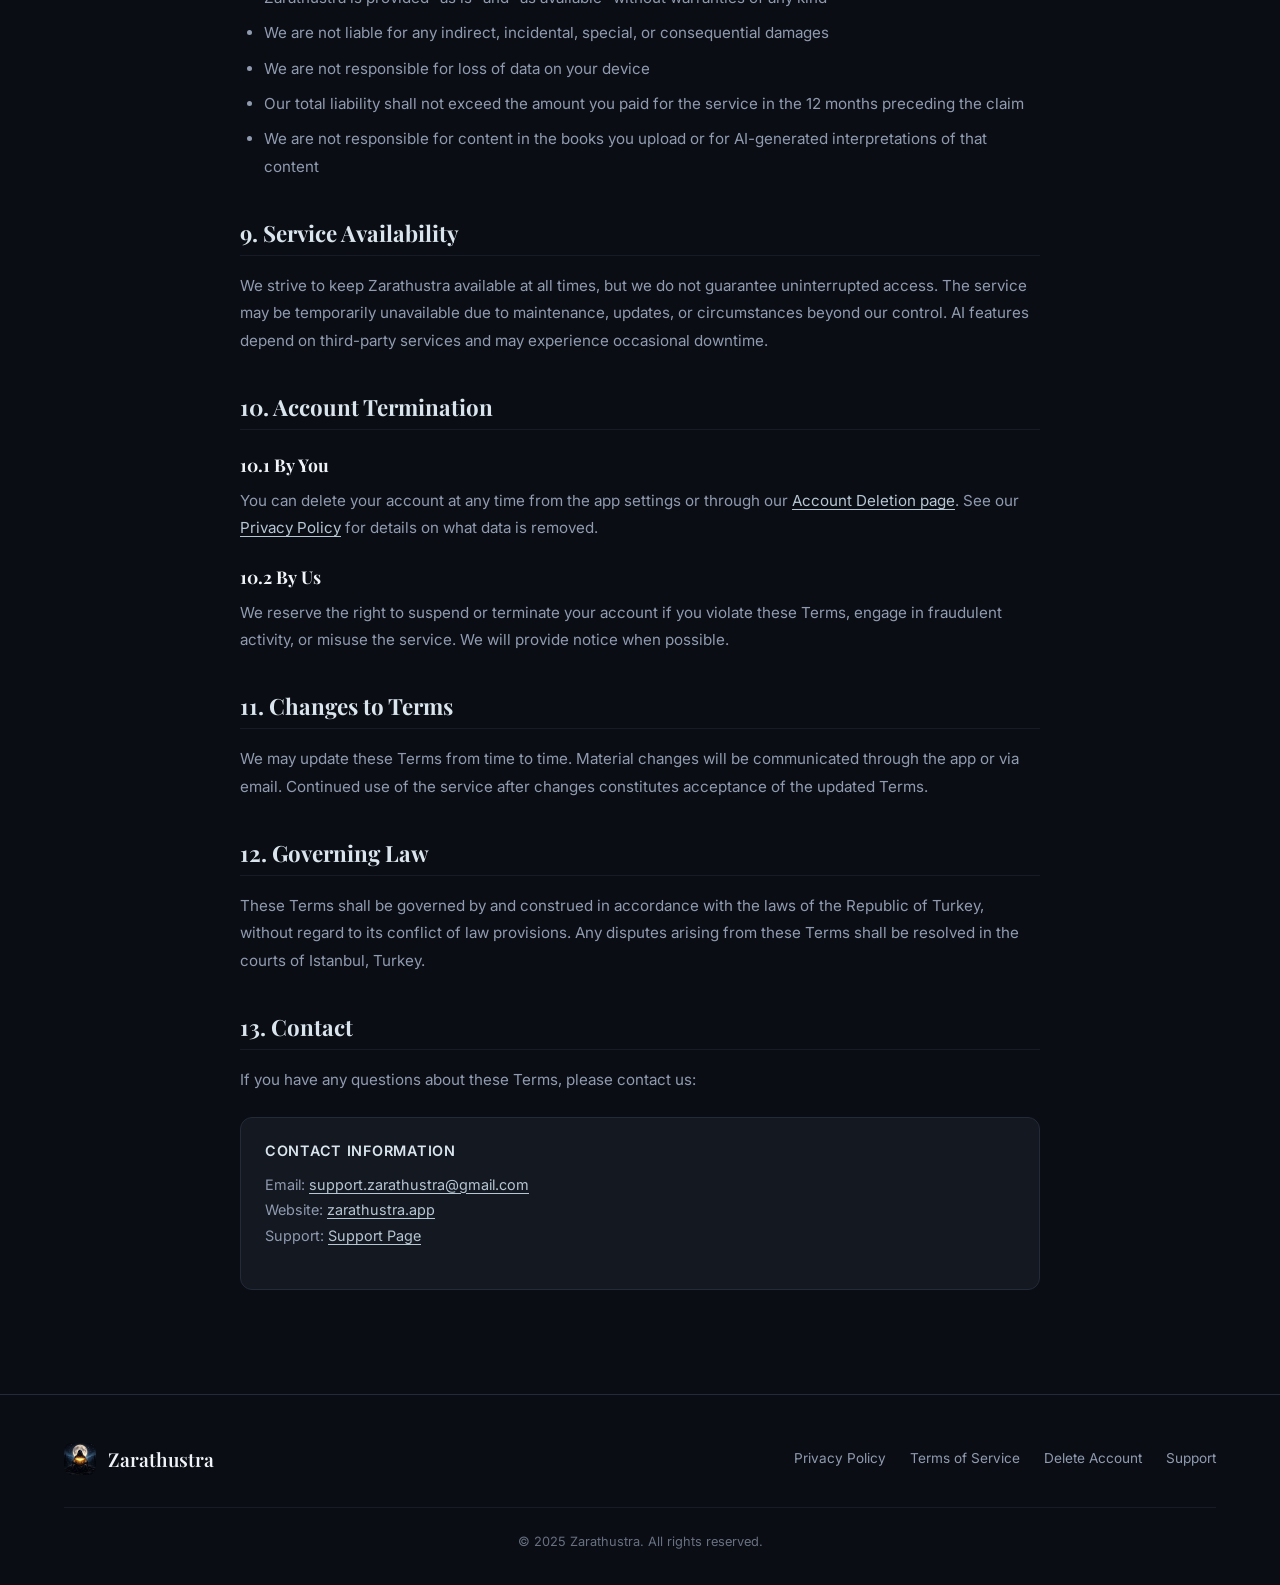
<file: terms.html>
<!DOCTYPE html>
<html lang="en">
<head>
  <meta charset="UTF-8" />
  <meta name="viewport" content="width=device-width, initial-scale=1.0" />
  <title>Terms of Service - Zarathustra</title>
  <meta name="description" content="Zarathustra Terms of Service - Rules and conditions for using the app." />
  <meta name="theme-color" content="#0A0D14" />
  <link rel="icon" type="image/png" href="assets/app-icon.png" />
  <link rel="preconnect" href="https://fonts.googleapis.com" />
  <link rel="preconnect" href="https://fonts.gstatic.com" crossorigin />
  <link href="https://fonts.googleapis.com/css2?family=Playfair+Display:wght@400;600;700&family=Inter:wght@300;400;500;600&display=swap" rel="stylesheet" />
  <link rel="stylesheet" href="styles.css" />
  <link rel="stylesheet" href="legal.css" />
</head>
<body>

  <!-- Navigation -->
  <nav class="navbar scrolled" id="navbar">
    <div class="nav-container">
      <a href="index.html" class="nav-logo">
        <img src="assets/app-icon.png" alt="Zarathustra" class="nav-logo-img" />
        <span>Zarathustra</span>
      </a>
      <div class="nav-links" id="nav-links">
        <a href="index.html">Home</a>
        <a href="privacy.html">Privacy</a>
        <a href="terms.html">Terms</a>
        <a href="support.html">Support</a>
      </div>
      <button class="nav-toggle" id="nav-toggle" aria-label="Toggle menu">
        <span></span><span></span><span></span>
      </button>
    </div>
  </nav>

  <main class="legal-page">
    <div class="legal-container">

      <a href="index.html" class="legal-back">
        <svg width="16" height="16" viewBox="0 0 24 24" fill="none" stroke="currentColor" stroke-width="2"><path d="M19 12H5"/><path d="m12 19-7-7 7-7"/></svg>
        Back to Home
      </a>

      <div class="legal-header">
        <h1>Terms of Service</h1>
        <p class="legal-meta">Last updated: <strong>March 17, 2026</strong></p>
      </div>

      <div class="legal-content">

        <p>
          Please read these Terms of Service ("Terms") carefully before using the Zarathustra
          application ("the app", "the service"). By accessing or using Zarathustra, you agree
          to be bound by these Terms.
        </p>

        <!-- ── 1. Acceptance of Terms ── -->
        <h2>1. Acceptance of Terms</h2>
        <p>
          By creating an account or using any part of the Zarathustra service, you acknowledge
          that you have read, understood, and agree to be bound by these Terms and our
          <a href="privacy.html">Privacy Policy</a>. If you do not agree to these Terms,
          you may not use the service.
        </p>

        <!-- ── 2. Description of Service ── -->
        <h2>2. Description of Service</h2>
        <p>
          Zarathustra is an AI-powered e-reader application that provides:
        </p>
        <ul>
          <li>EPUB book reading with customizable settings</li>
          <li>AI-powered book analysis including character extraction, theme identification, and narrative structure analysis</li>
          <li>AI chat companion for discussing book content</li>
          <li>AI-generated character and event illustrations</li>
          <li>Character roleplay conversations</li>
        </ul>

        <!-- ── 3. Account Registration ── -->
        <h2>3. Account Registration</h2>
        <p>To use Zarathustra, you must:</p>
        <ul>
          <li>Be at least 13 years of age</li>
          <li>Create an account using Google Sign-In or Apple Sign-In</li>
          <li>Provide accurate and complete information</li>
          <li>Maintain the security of your account credentials</li>
        </ul>
        <p>
          You are responsible for all activities that occur under your account. Notify us
          immediately if you suspect unauthorized access to your account.
        </p>

        <!-- ── 4. User Content & Books ── -->
        <h2>4. User Content & Books</h2>

        <h3>4.1 Your Books</h3>
        <p>
          You retain all rights to the EPUB files you upload to Zarathustra. You represent
          and warrant that you have the legal right to read and use any books you upload
          to the service.
        </p>

        <h3>4.2 AI Analysis Content</h3>
        <p>
          AI-generated content (analysis, character profiles, images, chat responses) is
          generated for your personal use within the app. This content is created by
          artificial intelligence and may contain inaccuracies. It should not be considered
          as professional literary criticism or academic analysis.
        </p>

        <h3>4.3 Prohibited Content</h3>
        <p>You agree not to use Zarathustra to:</p>
        <ul>
          <li>Upload content that infringes on intellectual property rights</li>
          <li>Upload content that is illegal, harmful, or violates applicable laws</li>
          <li>Attempt to extract, reverse-engineer, or misuse our AI systems</li>
          <li>Use the service for any commercial purpose without our written consent</li>
          <li>Share your account with others or create multiple accounts</li>
        </ul>

        <!-- ── 5. Subscriptions & Purchases ── -->
        <h2>5. Subscriptions & Purchases</h2>

        <h3>5.1 Free & Premium Tiers</h3>
        <p>
          Zarathustra offers both free and premium features. Some features, such as
          AI book analysis and image generation, require a premium subscription or
          in-app currency ("drops").
        </p>

        <h3>5.2 Payment Processing</h3>
        <p>
          All payments are processed through the Apple App Store or Google Play Store.
          Zarathustra does not directly collect or store payment information (credit card
          numbers, bank details, etc.).
        </p>

        <h3>5.3 Subscription Terms</h3>
        <ul>
          <li>Subscriptions automatically renew unless cancelled at least 24 hours before the end of the current billing period</li>
          <li>You can manage and cancel subscriptions through your Apple or Google account settings</li>
          <li>Refunds are handled by Apple or Google according to their respective refund policies</li>
          <li>We reserve the right to change subscription pricing with reasonable notice</li>
        </ul>

        <h3>5.4 In-App Currency ("Drops")</h3>
        <p>
          Drops are a virtual currency used to generate AI images within the app. Drops
          are non-transferable, non-refundable, and have no monetary value outside the app.
          Premium subscribers receive periodic drop refills as part of their subscription.
        </p>

        <!-- ── 6. AI-Generated Content ── -->
        <h2>6. AI-Generated Content</h2>

        <div class="legal-info-card">
          <h4>Disclaimer</h4>
          <p>
            All AI-generated content in Zarathustra (including book analyses, character profiles,
            chat responses, and images) is produced by artificial intelligence models. This content
            may be inaccurate, incomplete, or contain errors. It is provided for entertainment and
            educational purposes only. We do not guarantee the accuracy, reliability, or
            completeness of any AI-generated content.
          </p>
        </div>

        <p>
          AI-generated images are created using the FLUX model via fal.ai. These images
          are artistic interpretations and may not accurately represent characters or
          events as described in the source material.
        </p>

        <!-- ── 7. Intellectual Property ── -->
        <h2>7. Intellectual Property</h2>
        <p>
          The Zarathustra application, including its design, code, branding, and proprietary
          AI analysis pipeline, is owned by us and protected by intellectual property laws.
          You may not copy, modify, distribute, or create derivative works based on our
          service without written permission.
        </p>

        <!-- ── 8. Limitation of Liability ── -->
        <h2>8. Limitation of Liability</h2>
        <p>
          To the maximum extent permitted by law:
        </p>
        <ul>
          <li>Zarathustra is provided "as is" and "as available" without warranties of any kind</li>
          <li>We are not liable for any indirect, incidental, special, or consequential damages</li>
          <li>We are not responsible for loss of data on your device</li>
          <li>Our total liability shall not exceed the amount you paid for the service in the 12 months preceding the claim</li>
          <li>We are not responsible for content in the books you upload or for AI-generated interpretations of that content</li>
        </ul>

        <!-- ── 9. Service Availability ── -->
        <h2>9. Service Availability</h2>
        <p>
          We strive to keep Zarathustra available at all times, but we do not guarantee
          uninterrupted access. The service may be temporarily unavailable due to
          maintenance, updates, or circumstances beyond our control. AI features
          depend on third-party services and may experience occasional downtime.
        </p>

        <!-- ── 10. Account Termination ── -->
        <h2>10. Account Termination</h2>

        <h3>10.1 By You</h3>
        <p>
          You can delete your account at any time from the app settings or through our
          <a href="delete-account.html">Account Deletion page</a>. See our
          <a href="privacy.html">Privacy Policy</a> for details on what data is removed.
        </p>

        <h3>10.2 By Us</h3>
        <p>
          We reserve the right to suspend or terminate your account if you violate these
          Terms, engage in fraudulent activity, or misuse the service. We will provide
          notice when possible.
        </p>

        <!-- ── 11. Changes to Terms ── -->
        <h2>11. Changes to Terms</h2>
        <p>
          We may update these Terms from time to time. Material changes will be communicated
          through the app or via email. Continued use of the service after changes constitutes
          acceptance of the updated Terms.
        </p>

        <!-- ── 12. Governing Law ── -->
        <h2>12. Governing Law</h2>
        <p>
          These Terms shall be governed by and construed in accordance with the laws of
          the Republic of Turkey, without regard to its conflict of law provisions. Any
          disputes arising from these Terms shall be resolved in the courts of Istanbul, Turkey.
        </p>

        <!-- ── 13. Contact ── -->
        <h2>13. Contact</h2>
        <p>If you have any questions about these Terms, please contact us:</p>
        <div class="legal-info-card">
          <h4>Contact Information</h4>
          <p>
            Email: <a href="mailto:support.zarathustra@gmail.com">support.zarathustra@gmail.com</a><br />
            Website: <a href="index.html">zarathustra.app</a><br />
            Support: <a href="support.html">Support Page</a>
          </p>
        </div>

      </div>
    </div>
  </main>

  <!-- Footer -->
  <footer class="footer">
    <div class="container">
      <div class="footer-content">
        <div class="footer-brand">
          <img src="assets/app-icon.png" alt="Zarathustra" class="footer-logo" />
          <span class="footer-name">Zarathustra</span>
        </div>
        <div class="footer-links">
          <a href="privacy.html">Privacy Policy</a>
          <a href="terms.html">Terms of Service</a>
          <a href="delete-account.html">Delete Account</a>
          <a href="support.html">Support</a>
        </div>
      </div>
      <div class="footer-bottom">
        <p>&copy; 2025 Zarathustra. All rights reserved.</p>
      </div>
    </div>
  </footer>

  <script src="script.js"></script>
</body>
</html>
</file>
<file: styles.css>
/* ═══════════════════════════════════════════════
   Zarathustra - Mystic Wisdom Design System
   Colors matched exactly to the Flutter app
   ═══════════════════════════════════════════════ */

:root {
  /* Zarathustra Mystic Wisdom Palette — from home_screen.dart */
  --bg:        #0A0D14;  /* Deep Midnight Black */
  --card:      #131821;  /* Glass surface */
  --surface:   #1A212D;  /* Elevated surface */
  --border:    #232A38;  /* Subtle border */
  --primary:   #B6C6D3;  /* Pale Moonlight Blue/Gray — main accent */
  --accent:    #D9E4EC;  /* Bright Shimmering Silver/Blue */
  --text:      #F0F4F8;  /* Soft white */
  --subtext:   #909BB0;  /* Secondary text */
  --success:   #36e27b;  /* Primary green CTA */
  --danger:    #FF5A5F;  /* Danger red */

  /* Spacing */
  --section-py: clamp(80px, 10vw, 140px);
  --container:  1200px;
}

/* ═══ Reset & Base ═══ */
*, *::before, *::after {
  margin: 0;
  padding: 0;
  box-sizing: border-box;
}

html {
  scroll-behavior: smooth;
  -webkit-font-smoothing: antialiased;
}

body {
  font-family: 'Inter', -apple-system, BlinkMacSystemFont, sans-serif;
  background: var(--bg);
  color: var(--text);
  line-height: 1.6;
  overflow-x: hidden;
}

h1, h2, h3, h4 {
  font-family: 'Playfair Display', Georgia, serif;
  line-height: 1.2;
}

a {
  text-decoration: none;
  color: inherit;
}

img {
  max-width: 100%;
  height: auto;
}

.container {
  max-width: var(--container);
  margin: 0 auto;
  padding: 0 24px;
}

/* Highlighted word — uses app primary color */
.text-highlight {
  color: var(--accent);
}

/* ═══ Particles Canvas ═══ */
#particles {
  position: fixed;
  top: 0;
  left: 0;
  width: 100%;
  height: 100%;
  z-index: 0;
  pointer-events: none;
}

/* ═══ Animations ═══ */
.fade-in {
  opacity: 0;
  transform: translateY(30px);
  transition: opacity 0.8s ease, transform 0.8s ease;
}

.fade-in.visible {
  opacity: 1;
  transform: translateY(0);
}

@keyframes float {
  0%, 100% { transform: translateY(0); }
  50% { transform: translateY(-12px); }
}

@keyframes glow-pulse {
  0%, 100% { opacity: 0.4; }
  50% { opacity: 0.7; }
}

@keyframes shimmer {
  0% { background-position: -200% center; }
  100% { background-position: 200% center; }
}

/* ═══ Navigation ═══ */
.navbar {
  position: fixed;
  top: 0;
  left: 0;
  right: 0;
  z-index: 1000;
  padding: 16px 0;
  transition: all 0.3s ease;
  background: transparent;
}

.navbar.scrolled {
  background: rgba(10, 13, 20, 0.85);
  backdrop-filter: blur(20px);
  -webkit-backdrop-filter: blur(20px);
  border-bottom: 1px solid rgba(35, 42, 56, 0.5);
  padding: 12px 0;
}

.nav-container {
  max-width: var(--container);
  margin: 0 auto;
  padding: 0 24px;
  display: flex;
  align-items: center;
  justify-content: space-between;
}

.nav-logo {
  display: flex;
  align-items: center;
  gap: 10px;
  font-family: 'Playfair Display', serif;
  font-size: 1.3rem;
  font-weight: 600;
  color: var(--text);
}

.nav-logo-img {
  width: 36px;
  height: 36px;
  border-radius: 8px;
}

.nav-links {
  display: flex;
  align-items: center;
  gap: 32px;
}

.nav-links a {
  font-size: 0.9rem;
  font-weight: 400;
  color: var(--subtext);
  transition: color 0.3s;
}

.nav-links a:hover {
  color: var(--text);
}

/* Nav CTA — matches app kPrimary button style */
.nav-cta {
  background: var(--primary);
  color: var(--bg) !important;
  padding: 8px 20px;
  border-radius: 8px;
  font-weight: 600 !important;
  transition: transform 0.3s, box-shadow 0.3s, background 0.3s !important;
}

.nav-cta:hover {
  background: var(--accent);
  transform: translateY(-1px);
  box-shadow: 0 4px 20px rgba(182, 198, 211, 0.25);
}

.nav-toggle {
  display: none;
  flex-direction: column;
  gap: 5px;
  background: none;
  border: none;
  cursor: pointer;
  padding: 4px;
}

.nav-toggle span {
  width: 24px;
  height: 2px;
  background: var(--text);
  border-radius: 2px;
  transition: all 0.3s;
}

/* ═══ Hero Section ═══ */
.hero {
  position: relative;
  min-height: 100vh;
  display: flex;
  align-items: center;
  justify-content: center;
  padding: 120px 24px 80px;
  gap: 60px;
  max-width: var(--container);
  margin: 0 auto;
  z-index: 1;
}

/* Glow — cool moonlight blue, not gold */
.hero-glow {
  position: absolute;
  top: 20%;
  left: 50%;
  transform: translate(-50%, -50%);
  width: 600px;
  height: 600px;
  background: radial-gradient(circle, rgba(182, 198, 211, 0.06) 0%, transparent 70%);
  pointer-events: none;
  animation: glow-pulse 4s ease-in-out infinite;
}

.hero-content {
  flex: 1;
  max-width: 600px;
}

/* Badge — uses primary with subtle tint */
.hero-badge {
  display: inline-block;
  padding: 6px 16px;
  border-radius: 100px;
  font-size: 0.8rem;
  font-weight: 500;
  letter-spacing: 0.05em;
  color: var(--primary);
  border: 1px solid rgba(182, 198, 211, 0.25);
  background: rgba(182, 198, 211, 0.08);
  margin-bottom: 24px;
}

.hero-title {
  font-size: clamp(2.5rem, 5vw, 4rem);
  font-weight: 700;
  margin-bottom: 20px;
  letter-spacing: -0.02em;
}

.hero-subtitle {
  font-size: 1.1rem;
  color: var(--subtext);
  line-height: 1.7;
  margin-bottom: 36px;
  max-width: 520px;
}

.hero-actions {
  display: flex;
  gap: 16px;
  margin-bottom: 48px;
  flex-wrap: wrap;
}

/* ═══ Buttons — match app kPrimary ═══ */
.btn {
  display: inline-flex;
  align-items: center;
  gap: 8px;
  padding: 14px 28px;
  border-radius: 12px;
  font-size: 0.95rem;
  font-weight: 600;
  transition: all 0.3s ease;
  cursor: pointer;
  border: none;
}

/* Primary button — kPrimary background, dark text (like the app) */
.btn-primary {
  background: var(--primary);
  color: var(--bg);
  box-shadow: 0 4px 24px rgba(182, 198, 211, 0.2);
}

.btn-primary:hover {
  background: var(--accent);
  transform: translateY(-2px);
  box-shadow: 0 8px 32px rgba(182, 198, 211, 0.3);
}

/* Ghost button — subtle glass surface */
.btn-ghost {
  background: rgba(255, 255, 255, 0.05);
  color: var(--text);
  border: 1px solid var(--border);
}

.btn-ghost:hover {
  background: rgba(255, 255, 255, 0.08);
  border-color: rgba(182, 198, 211, 0.2);
}

/* Green CTA — matches app kPrimaryGreen #36e27b */
.btn-success {
  background: var(--success);
  color: var(--bg);
  box-shadow: 0 4px 24px rgba(54, 226, 123, 0.2);
}

.btn-success:hover {
  transform: translateY(-2px);
  box-shadow: 0 8px 32px rgba(54, 226, 123, 0.3);
}

/* Hero Stats */
.hero-stats {
  display: flex;
  align-items: center;
  gap: 24px;
}

.stat {
  display: flex;
  flex-direction: column;
}

.stat-number {
  font-family: 'Playfair Display', serif;
  font-size: 1.5rem;
  font-weight: 700;
  color: var(--accent);
}

.stat-label {
  font-size: 0.8rem;
  color: var(--subtext);
  margin-top: 2px;
}

.stat-divider {
  width: 1px;
  height: 36px;
  background: var(--border);
}

/* Hero Image */
.hero-image {
  position: relative;
  flex-shrink: 0;
}

.hero-image-glow {
  position: absolute;
  top: 50%;
  left: 50%;
  transform: translate(-50%, -50%);
  width: 400px;
  height: 400px;
  background: radial-gradient(circle, rgba(182, 198, 211, 0.1) 0%, transparent 60%);
  animation: glow-pulse 3s ease-in-out infinite;
  pointer-events: none;
}

.hero-img {
  width: 380px;
  height: 380px;
  object-fit: contain;
  animation: float 6s ease-in-out infinite;
  filter: drop-shadow(0 20px 60px rgba(182, 198, 211, 0.15));
  position: relative;
  z-index: 1;
}

/* ═══ Section Headers ═══ */
.section-header {
  text-align: center;
  margin-bottom: 64px;
}

/* Section tag — primary moonlight style */
.section-tag {
  display: inline-block;
  padding: 6px 16px;
  border-radius: 100px;
  font-size: 0.8rem;
  font-weight: 500;
  letter-spacing: 0.05em;
  color: var(--primary);
  border: 1px solid rgba(182, 198, 211, 0.25);
  background: rgba(182, 198, 211, 0.08);
  margin-bottom: 16px;
}

.section-title {
  font-size: clamp(2rem, 4vw, 3rem);
  font-weight: 700;
  margin-bottom: 12px;
}

.section-subtitle {
  font-size: 1.05rem;
  color: var(--subtext);
  max-width: 500px;
  margin: 0 auto;
}

/* ═══ Features Section ═══ */
.features {
  position: relative;
  z-index: 1;
  padding: var(--section-py) 0;
}

.features-grid {
  display: grid;
  grid-template-columns: repeat(3, 1fr);
  gap: 24px;
}

.feature-card {
  background: var(--card);
  border: 1px solid var(--border);
  border-radius: 16px;
  padding: 32px;
  transition: all 0.4s ease;
  position: relative;
  overflow: hidden;
}

/* Top shimmer line — uses primary color */
.feature-card::before {
  content: '';
  position: absolute;
  top: 0;
  left: 0;
  right: 0;
  height: 1px;
  background: linear-gradient(90deg, transparent, rgba(182, 198, 211, 0.3), transparent);
  opacity: 0;
  transition: opacity 0.4s;
}

.feature-card:hover {
  transform: translateY(-4px);
  border-color: rgba(182, 198, 211, 0.15);
  box-shadow: 0 16px 48px rgba(0, 0, 0, 0.3);
}

.feature-card:hover::before {
  opacity: 1;
}

.feature-icon {
  width: 52px;
  height: 52px;
  border-radius: 12px;
  display: flex;
  align-items: center;
  justify-content: center;
  margin-bottom: 20px;
  background: rgba(182, 198, 211, 0.08);
  color: var(--primary);
}

/* Accent icon variant — slightly brighter */
.feature-icon.icon-accent {
  background: rgba(217, 228, 236, 0.1);
  color: var(--accent);
}

.feature-card h3 {
  font-size: 1.2rem;
  margin-bottom: 10px;
  font-weight: 600;
}

.feature-card p {
  font-size: 0.9rem;
  color: var(--subtext);
  line-height: 1.7;
}

/* ═══ How It Works ═══ */
.how-it-works {
  position: relative;
  z-index: 1;
  padding: var(--section-py) 0;
  background: linear-gradient(180deg, transparent, rgba(26, 33, 45, 0.3), transparent);
}

.steps {
  display: flex;
  flex-direction: column;
  gap: 32px;
  max-width: 800px;
  margin: 0 auto;
}

.step {
  display: flex;
  align-items: center;
  gap: 32px;
  padding: 32px;
  background: var(--card);
  border: 1px solid var(--border);
  border-radius: 16px;
  transition: all 0.4s ease;
}

.step:hover {
  border-color: rgba(182, 198, 211, 0.15);
  box-shadow: 0 8px 32px rgba(0, 0, 0, 0.2);
}

.step-number {
  font-family: 'Playfair Display', serif;
  font-size: 2.5rem;
  font-weight: 700;
  color: var(--primary);
  opacity: 0.5;
  flex-shrink: 0;
  width: 60px;
}

.step-content {
  flex: 1;
}

.step-content h3 {
  font-size: 1.2rem;
  margin-bottom: 8px;
  font-weight: 600;
}

.step-content p {
  font-size: 0.9rem;
  color: var(--subtext);
  line-height: 1.7;
}

.step-visual {
  flex-shrink: 0;
  color: rgba(182, 198, 211, 0.12);
}

/* ═══ AI Companion ═══ */
.ai-companion {
  position: relative;
  z-index: 1;
  padding: var(--section-py) 0;
}

.companion-grid {
  display: grid;
  grid-template-columns: 1fr 1fr;
  gap: 80px;
  align-items: center;
}

.companion-visual {
  position: relative;
  display: flex;
  justify-content: center;
}

/* Glow — moonlight blue */
.companion-glow {
  position: absolute;
  top: 50%;
  left: 50%;
  transform: translate(-50%, -50%);
  width: 350px;
  height: 350px;
  background: radial-gradient(circle, rgba(182, 198, 211, 0.1) 0%, transparent 60%);
  animation: glow-pulse 4s ease-in-out infinite;
}

.companion-img {
  max-width: 360px;
  filter: drop-shadow(0 20px 40px rgba(0, 0, 0, 0.4));
  position: relative;
  z-index: 1;
  animation: float 7s ease-in-out infinite;
}

.companion-content .section-tag {
  display: inline-block;
}

.companion-content .section-title {
  text-align: left;
  margin-top: 12px;
}

.companion-description {
  font-size: 1.05rem;
  color: var(--subtext);
  line-height: 1.8;
  margin: 20px 0 32px;
}

.companion-features {
  display: flex;
  flex-direction: column;
  gap: 16px;
}

.companion-feature {
  display: flex;
  align-items: center;
  gap: 12px;
  font-size: 0.95rem;
  color: var(--primary);
}

/* Check icon circle — primary tint */
.cf-icon {
  width: 28px;
  height: 28px;
  border-radius: 50%;
  display: flex;
  align-items: center;
  justify-content: center;
  background: rgba(182, 198, 211, 0.1);
  color: var(--accent);
  flex-shrink: 0;
}

/* ═══ Download Section ═══ */
.download {
  position: relative;
  z-index: 1;
  padding: var(--section-py) 0;
}

.download-card {
  position: relative;
  text-align: center;
  padding: 80px 40px;
  background: linear-gradient(135deg, var(--card), var(--surface));
  border: 1px solid var(--border);
  border-radius: 24px;
  overflow: hidden;
}

.download-glow {
  position: absolute;
  top: -100px;
  left: 50%;
  transform: translateX(-50%);
  width: 500px;
  height: 500px;
  background: radial-gradient(circle, rgba(182, 198, 211, 0.06) 0%, transparent 60%);
  pointer-events: none;
}

.download-mascot {
  width: 160px;
  margin-bottom: 32px;
  filter: drop-shadow(0 12px 32px rgba(0, 0, 0, 0.4));
  animation: float 5s ease-in-out infinite;
}

.download-card h2 {
  font-size: clamp(2rem, 4vw, 2.8rem);
  margin-bottom: 12px;
}

.download-card p {
  font-size: 1.1rem;
  color: var(--subtext);
  max-width: 440px;
  margin: 0 auto 40px;
}

.download-buttons {
  display: flex;
  justify-content: center;
  gap: 16px;
  flex-wrap: wrap;
}

.store-badge {
  display: inline-flex;
  align-items: center;
  gap: 12px;
  padding: 14px 28px;
  background: rgba(255, 255, 255, 0.05);
  border: 1px solid var(--border);
  border-radius: 12px;
  transition: all 0.3s;
  color: var(--text);
}

.store-badge:hover {
  background: rgba(182, 198, 211, 0.08);
  border-color: rgba(182, 198, 211, 0.25);
  transform: translateY(-2px);
  box-shadow: 0 8px 24px rgba(0, 0, 0, 0.3);
}

.store-badge div {
  text-align: left;
}

.store-badge small {
  font-size: 0.7rem;
  color: var(--subtext);
  display: block;
}

.store-badge strong {
  font-size: 1rem;
  font-weight: 600;
}

/* ═══ Footer ═══ */
.footer {
  position: relative;
  z-index: 1;
  padding: 48px 0 32px;
  border-top: 1px solid var(--border);
}

.footer-content {
  display: flex;
  align-items: center;
  justify-content: space-between;
  margin-bottom: 32px;
}

.footer-brand {
  display: flex;
  align-items: center;
  gap: 12px;
  flex-wrap: wrap;
}

.footer-logo {
  width: 32px;
  height: 32px;
  border-radius: 8px;
}

.footer-name {
  font-family: 'Playfair Display', serif;
  font-size: 1.2rem;
  font-weight: 600;
}

.footer-tagline {
  font-size: 0.85rem;
  color: var(--subtext);
  margin-left: 8px;
}

.footer-links {
  display: flex;
  gap: 24px;
}

.footer-links a {
  font-size: 0.85rem;
  color: var(--subtext);
  transition: color 0.3s;
}

.footer-links a:hover {
  color: var(--text);
}

.footer-bottom {
  text-align: center;
  padding-top: 24px;
  border-top: 1px solid rgba(35, 42, 56, 0.5);
}

.footer-bottom p {
  font-size: 0.8rem;
  color: var(--subtext);
  opacity: 0.7;
}

/* ═══════════════════════════════════════
   Responsive Design
   ═══════════════════════════════════════ */

@media (max-width: 1024px) {
  .features-grid {
    grid-template-columns: repeat(2, 1fr);
  }

  .companion-grid {
    gap: 48px;
  }

  .hero-img {
    width: 300px;
    height: 300px;
  }
}

@media (max-width: 768px) {
  .nav-links {
    display: none;
    position: absolute;
    top: 100%;
    left: 0;
    right: 0;
    flex-direction: column;
    background: rgba(10, 13, 20, 0.95);
    backdrop-filter: blur(20px);
    padding: 24px;
    gap: 16px;
    border-bottom: 1px solid var(--border);
  }

  .nav-links.open {
    display: flex;
  }

  .nav-toggle {
    display: flex;
  }

  .hero {
    flex-direction: column-reverse;
    text-align: center;
    padding-top: 100px;
    gap: 40px;
  }

  .hero-subtitle {
    margin-left: auto;
    margin-right: auto;
  }

  .hero-actions {
    justify-content: center;
  }

  .hero-stats {
    justify-content: center;
  }

  .hero-img {
    width: 240px;
    height: 240px;
  }

  .features-grid {
    grid-template-columns: 1fr;
  }

  .step {
    flex-direction: column;
    text-align: center;
    gap: 16px;
  }

  .step-visual {
    display: none;
  }

  .companion-grid {
    grid-template-columns: 1fr;
    text-align: center;
    gap: 40px;
  }

  .companion-content .section-title {
    text-align: center;
  }

  .companion-img {
    max-width: 260px;
  }

  .companion-feature {
    justify-content: center;
  }

  .footer-content {
    flex-direction: column;
    gap: 24px;
    text-align: center;
  }

  .footer-brand {
    justify-content: center;
  }
}

@media (max-width: 480px) {
  .hero-title {
    font-size: 2rem;
  }

  .btn {
    padding: 12px 20px;
    font-size: 0.9rem;
  }

  .download-card {
    padding: 48px 24px;
  }

  .store-badge {
    width: 100%;
    justify-content: center;
  }
}
</file>
<file: legal.css>
/* ═══════════════════════════════════════════════
   Zarathustra - Legal Pages Shared Styles
   Used by: privacy.html, terms.html, support.html, delete-account.html
   ═══════════════════════════════════════════════ */

/* Legal page layout */
.legal-page {
  min-height: 100vh;
  padding: 120px 24px 80px;
  position: relative;
  z-index: 1;
}

.legal-container {
  max-width: 800px;
  margin: 0 auto;
}

/* Back link */
.legal-back {
  display: inline-flex;
  align-items: center;
  gap: 8px;
  color: var(--subtext);
  font-size: 0.9rem;
  margin-bottom: 32px;
  transition: color 0.3s;
}

.legal-back:hover {
  color: var(--text);
}

/* Page header */
.legal-header {
  margin-bottom: 48px;
  padding-bottom: 32px;
  border-bottom: 1px solid var(--border);
}

.legal-header h1 {
  font-size: clamp(2rem, 4vw, 2.8rem);
  margin-bottom: 12px;
}

.legal-header .legal-meta {
  font-size: 0.9rem;
  color: var(--subtext);
}

.legal-header .legal-meta strong {
  color: var(--primary);
}

/* Content sections */
.legal-content h2 {
  font-size: 1.4rem;
  margin: 40px 0 16px;
  color: var(--accent);
  padding-bottom: 8px;
  border-bottom: 1px solid rgba(35, 42, 56, 0.5);
}

.legal-content h3 {
  font-size: 1.1rem;
  margin: 24px 0 12px;
  color: var(--text);
}

.legal-content p {
  font-size: 0.95rem;
  color: var(--subtext);
  line-height: 1.8;
  margin-bottom: 16px;
}

.legal-content ul,
.legal-content ol {
  padding-left: 24px;
  margin-bottom: 16px;
}

.legal-content li {
  font-size: 0.95rem;
  color: var(--subtext);
  line-height: 1.8;
  margin-bottom: 8px;
}

.legal-content li strong {
  color: var(--text);
}

.legal-content a {
  color: var(--primary);
  text-decoration: underline;
  text-underline-offset: 3px;
  transition: color 0.3s;
}

.legal-content a:hover {
  color: var(--accent);
}

/* Info cards within legal pages */
.legal-info-card {
  background: var(--card);
  border: 1px solid var(--border);
  border-radius: 12px;
  padding: 24px;
  margin: 24px 0;
}

.legal-info-card h4 {
  font-family: 'Inter', sans-serif;
  font-size: 0.9rem;
  font-weight: 600;
  color: var(--accent);
  margin-bottom: 12px;
  text-transform: uppercase;
  letter-spacing: 0.05em;
}

.legal-info-card p,
.legal-info-card li {
  font-size: 0.9rem;
}

/* Data table */
.legal-table {
  width: 100%;
  border-collapse: collapse;
  margin: 24px 0;
  font-size: 0.9rem;
}

.legal-table th,
.legal-table td {
  text-align: left;
  padding: 12px 16px;
  border-bottom: 1px solid var(--border);
}

.legal-table th {
  color: var(--accent);
  font-weight: 600;
  background: var(--card);
  font-size: 0.85rem;
  text-transform: uppercase;
  letter-spacing: 0.04em;
}

.legal-table td {
  color: var(--subtext);
}

.legal-table tr:hover td {
  color: var(--text);
  background: rgba(26, 33, 45, 0.3);
}

/* Badge for status indicators */
.badge {
  display: inline-block;
  padding: 2px 10px;
  border-radius: 100px;
  font-size: 0.75rem;
  font-weight: 500;
}

.badge-yes {
  background: rgba(54, 226, 123, 0.12);
  color: #36e27b;
}

.badge-no {
  background: rgba(144, 155, 176, 0.12);
  color: var(--subtext);
}

/* Contact form on support page */
.contact-card {
  background: var(--card);
  border: 1px solid var(--border);
  border-radius: 16px;
  padding: 40px;
  margin: 32px 0;
}

.contact-card h3 {
  margin-top: 0;
}

.contact-info {
  display: flex;
  flex-direction: column;
  gap: 16px;
  margin-top: 20px;
}

.contact-item {
  display: flex;
  align-items: center;
  gap: 12px;
  color: var(--subtext);
  font-size: 0.95rem;
}

.contact-item svg {
  color: var(--primary);
  flex-shrink: 0;
}

.contact-item a {
  color: var(--primary);
  text-decoration: none;
  transition: color 0.3s;
}

.contact-item a:hover {
  color: var(--accent);
}

/* Deletion steps */
.deletion-steps {
  counter-reset: step;
  list-style: none;
  padding-left: 0;
}

.deletion-steps li {
  counter-increment: step;
  position: relative;
  padding-left: 48px;
  margin-bottom: 24px;
}

.deletion-steps li::before {
  content: counter(step);
  position: absolute;
  left: 0;
  top: 2px;
  width: 32px;
  height: 32px;
  border-radius: 50%;
  background: rgba(182, 198, 211, 0.1);
  color: var(--primary);
  display: flex;
  align-items: center;
  justify-content: center;
  font-size: 0.85rem;
  font-weight: 600;
  font-family: 'Playfair Display', serif;
}

/* Warning box */
.warning-box {
  background: rgba(255, 90, 95, 0.08);
  border: 1px solid rgba(255, 90, 95, 0.2);
  border-radius: 12px;
  padding: 20px 24px;
  margin: 24px 0;
}

.warning-box p {
  color: #FF8A8E;
}

.warning-box strong {
  color: #FF5A5F;
}

/* Responsive */
@media (max-width: 768px) {
  .legal-page {
    padding: 100px 16px 60px;
  }

  .legal-table {
    display: block;
    overflow-x: auto;
  }

  .contact-card {
    padding: 24px;
  }
}
</file>
